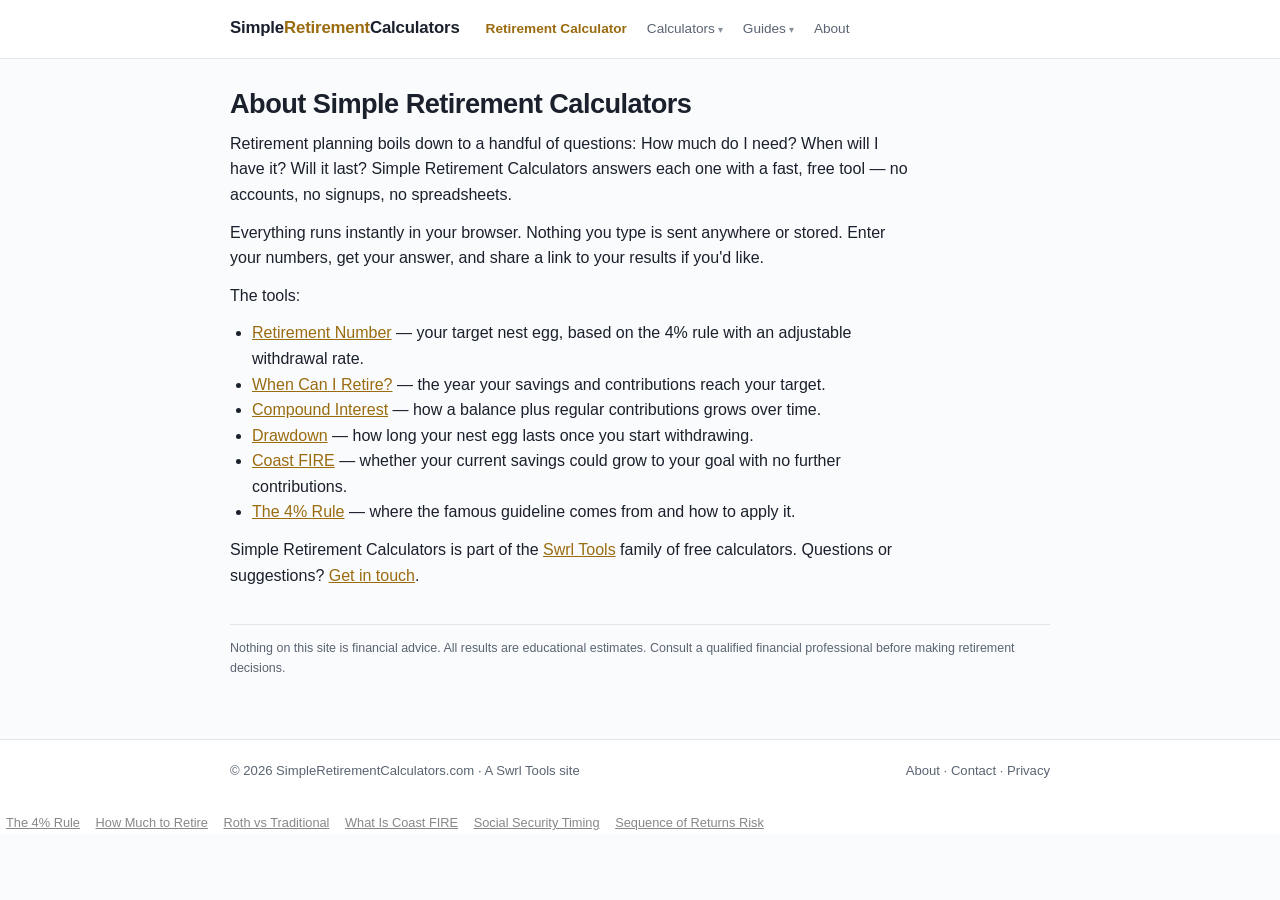
<file: about.html>
<!DOCTYPE html>
<html lang="en">
<head>
<meta charset="UTF-8">
<meta name="viewport" content="width=device-width, initial-scale=1">
<title>About | Simple Retirement Calculators</title>
<meta name="description" content="About Simple Retirement Calculators - free, no-signup tools for figuring out how much you need to retire and when you'll get there.">
<link rel="canonical" href="https://simpleretirementcalculators.com/about">
<link rel="icon" type="image/png" href="/favicon.png">
<link rel="stylesheet" href="styles.css">
<script async src="https://pagead2.googlesyndication.com/pagead/js/adsbygoogle.js?client=ca-pub-7138011475350254"
     crossorigin="anonymous"></script>
<style>
nav { display: flex; align-items: center; gap: 4px; flex-wrap: wrap; }
nav > a { color: var(--muted); text-decoration: none; font-size: 0.85rem; padding: 4px 8px; border-radius: 6px; }
nav > a:hover, nav > a.active { color: var(--accent); }
nav > a.cta { color: var(--accent); font-weight: 600; }
nav > a.cta:hover { background: var(--accent-light); }
.dropdown { position: relative; }
.dropdown-btn { color: var(--muted); font-size: 0.85rem; padding: 4px 8px; border-radius: 6px; cursor: pointer; background: none; border: none; font-family: inherit; display: flex; align-items: center; gap: 3px; white-space: nowrap; }
.dropdown-btn:hover { color: var(--accent); }
.dropdown-btn::after { content: '▾'; font-size: 0.65rem; opacity: 0.7; }
.dropdown-menu { display: none; position: absolute; top: calc(100% + 4px); left: 0; background: var(--card); border: 1px solid var(--border); border-radius: 10px; box-shadow: 0 4px 20px rgba(0,0,0,0.1); min-width: 220px; z-index: 200; padding: 6px; }
.dropdown-menu a { display: block; padding: 8px 12px; color: var(--text); text-decoration: none; font-size: 0.84rem; border-radius: 6px; white-space: nowrap; }
.dropdown-menu a:hover { background: var(--accent-light); color: var(--accent); }
@media (max-width: 620px) {
  .dropdown-menu { position: static; box-shadow: none; border: none; padding-left: 8px; margin-top: 4px; }
}</style>
</head>
<body>
<header>
  <div class="header-inner">
    <a class="site-name" href="/">Simple<span>Retirement</span>Calculators</a>
    <nav>
      <a href="/" class="cta">Retirement Calculator</a>
      <div class="dropdown">
        <button class="dropdown-btn">Calculators</button>
        <div class="dropdown-menu">
          <a href="/">Retirement Number</a>
          <a href="/when-can-i-retire">When Can I Retire?</a>
          <a href="/retirement-drawdown-calculator">Drawdown Calculator</a>
          <a href="/coast-fire-calculator">Coast FIRE Calculator</a>
          <a href="/compound-interest-calculator">Compound Interest</a>
        </div>
      </div>
      <div class="dropdown">
        <button class="dropdown-btn">Guides</button>
        <div class="dropdown-menu">
          <a href="/what-is-the-4-percent-rule">The 4% Rule Explained</a>
          <a href="/how-much-to-retire">How Much Do You Need to Retire?</a>
          <a href="/roth-vs-traditional">Roth vs Traditional</a>
          <a href="/what-is-coast-fire">What Is Coast FIRE?</a>
          <a href="/when-to-claim-social-security">When to Claim Social Security</a>
          <a href="/sequence-of-returns-risk">Sequence of Returns Risk</a>
          <a href="/four-percent-rule">4% Rule Calculator</a>
        </div>
      </div>
      <a href="/about">About</a>
    </nav>
  </div>
</header>
<main>
  <h1>About Simple Retirement Calculators</h1>
  <div class="explain">
  <p>Retirement planning boils down to a handful of questions: How much do I need? When will I have it? Will it last? Simple Retirement Calculators answers each one with a fast, free tool — no accounts, no signups, no spreadsheets.</p>
  <p>Everything runs instantly in your browser. Nothing you type is sent anywhere or stored. Enter your numbers, get your answer, and share a link to your results if you'd like.</p>
  <p>The tools:</p>
  <ul>
    <li><a href="/">Retirement Number</a> — your target nest egg, based on the 4% rule with an adjustable withdrawal rate.</li>
    <li><a href="when-can-i-retire">When Can I Retire?</a> — the year your savings and contributions reach your target.</li>
    <li><a href="compound-interest-calculator">Compound Interest</a> — how a balance plus regular contributions grows over time.</li>
    <li><a href="retirement-drawdown-calculator">Drawdown</a> — how long your nest egg lasts once you start withdrawing.</li>
    <li><a href="coast-fire-calculator">Coast FIRE</a> — whether your current savings could grow to your goal with no further contributions.</li>
    <li><a href="four-percent-rule">The 4% Rule</a> — where the famous guideline comes from and how to apply it.</li>
  </ul>
  <p>Simple Retirement Calculators is part of the <a href="https://swrltools.com">Swrl Tools</a> family of free calculators. Questions or suggestions? <a href="contact">Get in touch</a>.</p>
  </div>
  <p class="disclaimer">Nothing on this site is financial advice. All results are educational estimates. Consult a qualified financial professional before making retirement decisions.</p>
</main>
<footer>
  <div class="footer-inner">
    <div>&copy; 2026 SimpleRetirementCalculators.com &middot; A <a href="https://swrltools.com">Swrl Tools</a> site</div>
    <div><a href="/about">About</a> &middot; <a href="/contact">Contact</a> &middot; <a href="/privacy-policy">Privacy</a></div>
  </div>
  <div style="margin-top:12px;font-size:0.8rem;color:#888">
    <a href="/what-is-the-4-percent-rule" style="color:#888;margin:0 6px">The 4% Rule</a>
    <a href="/how-much-to-retire" style="color:#888;margin:0 6px">How Much to Retire</a>
    <a href="/roth-vs-traditional" style="color:#888;margin:0 6px">Roth vs Traditional</a>
    <a href="/what-is-coast-fire" style="color:#888;margin:0 6px">What Is Coast FIRE</a>
    <a href="/when-to-claim-social-security" style="color:#888;margin:0 6px">Social Security Timing</a>
    <a href="/sequence-of-returns-risk" style="color:#888;margin:0 6px">Sequence of Returns Risk</a>
  </div>
</footer>
<script>
document.addEventListener('DOMContentLoaded', function() {
  function closeAll() {
    document.querySelectorAll('.dropdown-menu').forEach(function(m) {
      m.style.display = '';
    });
  }
  document.querySelectorAll('.dropdown-btn').forEach(function(btn) {
    btn.addEventListener('click', function(e) {
      e.stopPropagation();
      var menu = this.nextElementSibling;
      var isOpen = menu.style.display === 'block';
      closeAll();
      if (!isOpen) { menu.style.display = 'block'; }
    });
  });
  document.addEventListener('click', closeAll);
  document.addEventListener('touchstart', function(e) {
    if (!e.target.closest('.dropdown')) { closeAll(); }
  }, { passive: true });
});
</script>
</body>
</html>
</file>
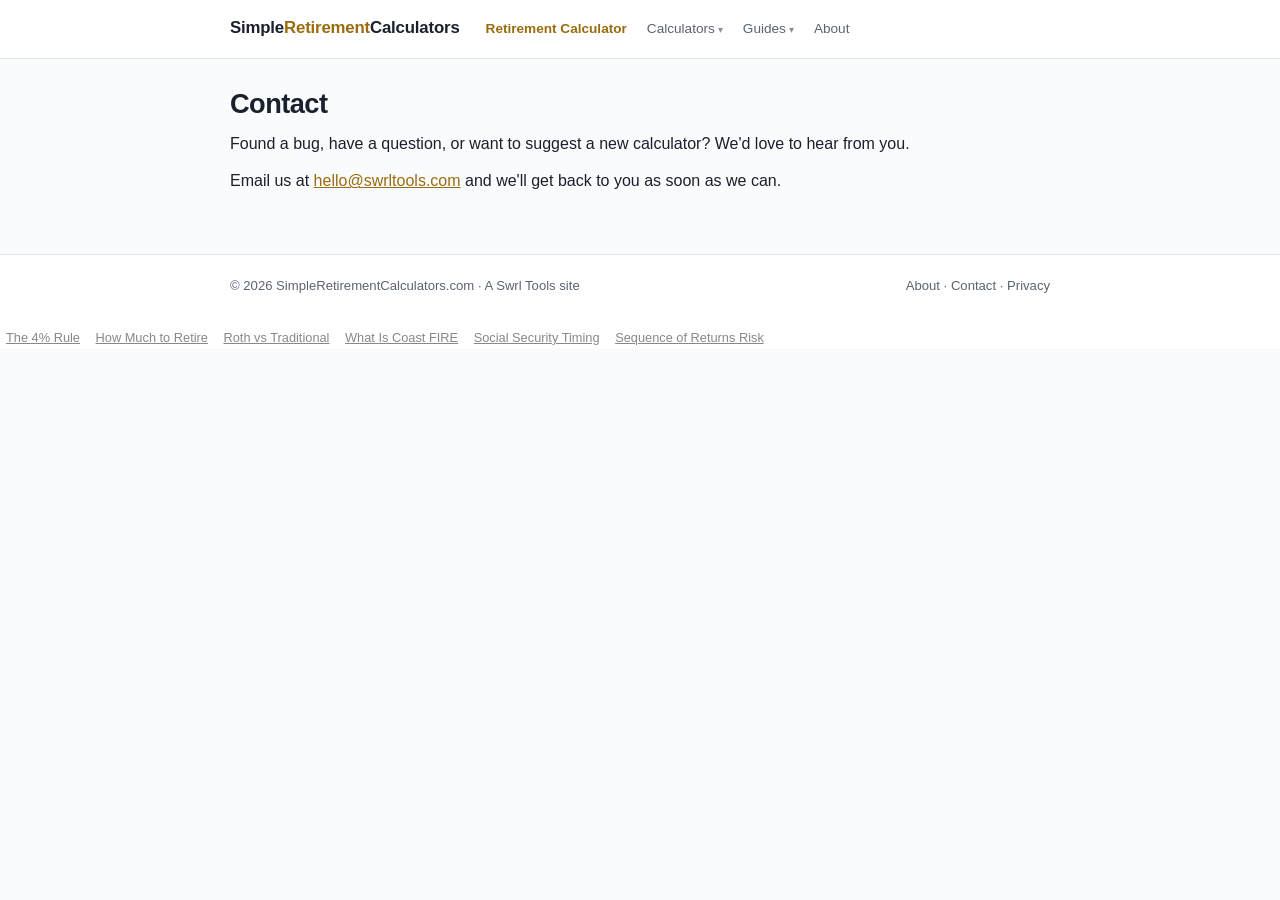
<file: contact.html>
<!DOCTYPE html>
<html lang="en">
<head>
<meta charset="UTF-8">
<meta name="viewport" content="width=device-width, initial-scale=1">
<title>Contact | Simple Retirement Calculators</title>
<meta name="description" content="Contact Simple Retirement Calculators with questions, corrections, or tool suggestions.">
<link rel="canonical" href="https://simpleretirementcalculators.com/contact">
<link rel="icon" type="image/png" href="/favicon.png">
<link rel="stylesheet" href="styles.css">
<script async src="https://pagead2.googlesyndication.com/pagead/js/adsbygoogle.js?client=ca-pub-7138011475350254"
     crossorigin="anonymous"></script>
<style>
nav { display: flex; align-items: center; gap: 4px; flex-wrap: wrap; }
nav > a { color: var(--muted); text-decoration: none; font-size: 0.85rem; padding: 4px 8px; border-radius: 6px; }
nav > a:hover, nav > a.active { color: var(--accent); }
nav > a.cta { color: var(--accent); font-weight: 600; }
nav > a.cta:hover { background: var(--accent-light); }
.dropdown { position: relative; }
.dropdown-btn { color: var(--muted); font-size: 0.85rem; padding: 4px 8px; border-radius: 6px; cursor: pointer; background: none; border: none; font-family: inherit; display: flex; align-items: center; gap: 3px; white-space: nowrap; }
.dropdown-btn:hover { color: var(--accent); }
.dropdown-btn::after { content: '▾'; font-size: 0.65rem; opacity: 0.7; }
.dropdown-menu { display: none; position: absolute; top: calc(100% + 4px); left: 0; background: var(--card); border: 1px solid var(--border); border-radius: 10px; box-shadow: 0 4px 20px rgba(0,0,0,0.1); min-width: 220px; z-index: 200; padding: 6px; }
.dropdown-menu a { display: block; padding: 8px 12px; color: var(--text); text-decoration: none; font-size: 0.84rem; border-radius: 6px; white-space: nowrap; }
.dropdown-menu a:hover { background: var(--accent-light); color: var(--accent); }
@media (max-width: 620px) {
  .dropdown-menu { position: static; box-shadow: none; border: none; padding-left: 8px; margin-top: 4px; }
}</style>
</head>
<body>
<header>
  <div class="header-inner">
    <a class="site-name" href="/">Simple<span>Retirement</span>Calculators</a>
    <nav>
      <a href="/" class="cta">Retirement Calculator</a>
      <div class="dropdown">
        <button class="dropdown-btn">Calculators</button>
        <div class="dropdown-menu">
          <a href="/">Retirement Number</a>
          <a href="/when-can-i-retire">When Can I Retire?</a>
          <a href="/retirement-drawdown-calculator">Drawdown Calculator</a>
          <a href="/coast-fire-calculator">Coast FIRE Calculator</a>
          <a href="/compound-interest-calculator">Compound Interest</a>
        </div>
      </div>
      <div class="dropdown">
        <button class="dropdown-btn">Guides</button>
        <div class="dropdown-menu">
          <a href="/what-is-the-4-percent-rule">The 4% Rule Explained</a>
          <a href="/how-much-to-retire">How Much Do You Need to Retire?</a>
          <a href="/roth-vs-traditional">Roth vs Traditional</a>
          <a href="/what-is-coast-fire">What Is Coast FIRE?</a>
          <a href="/when-to-claim-social-security">When to Claim Social Security</a>
          <a href="/sequence-of-returns-risk">Sequence of Returns Risk</a>
          <a href="/four-percent-rule">4% Rule Calculator</a>
        </div>
      </div>
      <a href="/about">About</a>
    </nav>
  </div>
</header>
<main>
  <h1>Contact</h1>
  <div class="explain">
  <p>Found a bug, have a question, or want to suggest a new calculator? We'd love to hear from you.</p>
  <p>Email us at <a href="mailto:hello@swrltools.com">hello@swrltools.com</a> and we'll get back to you as soon as we can.</p>
  </div>
</main>
<footer>
  <div class="footer-inner">
    <div>&copy; 2026 SimpleRetirementCalculators.com &middot; A <a href="https://swrltools.com">Swrl Tools</a> site</div>
    <div><a href="/about">About</a> &middot; <a href="/contact">Contact</a> &middot; <a href="/privacy-policy">Privacy</a></div>
  </div>
  <div style="margin-top:12px;font-size:0.8rem;color:#888">
    <a href="/what-is-the-4-percent-rule" style="color:#888;margin:0 6px">The 4% Rule</a>
    <a href="/how-much-to-retire" style="color:#888;margin:0 6px">How Much to Retire</a>
    <a href="/roth-vs-traditional" style="color:#888;margin:0 6px">Roth vs Traditional</a>
    <a href="/what-is-coast-fire" style="color:#888;margin:0 6px">What Is Coast FIRE</a>
    <a href="/when-to-claim-social-security" style="color:#888;margin:0 6px">Social Security Timing</a>
    <a href="/sequence-of-returns-risk" style="color:#888;margin:0 6px">Sequence of Returns Risk</a>
  </div>
</footer>
<script>
document.addEventListener('DOMContentLoaded', function() {
  function closeAll() {
    document.querySelectorAll('.dropdown-menu').forEach(function(m) {
      m.style.display = '';
    });
  }
  document.querySelectorAll('.dropdown-btn').forEach(function(btn) {
    btn.addEventListener('click', function(e) {
      e.stopPropagation();
      var menu = this.nextElementSibling;
      var isOpen = menu.style.display === 'block';
      closeAll();
      if (!isOpen) { menu.style.display = 'block'; }
    });
  });
  document.addEventListener('click', closeAll);
  document.addEventListener('touchstart', function(e) {
    if (!e.target.closest('.dropdown')) { closeAll(); }
  }, { passive: true });
});
</script>
</body>
</html>
</file>
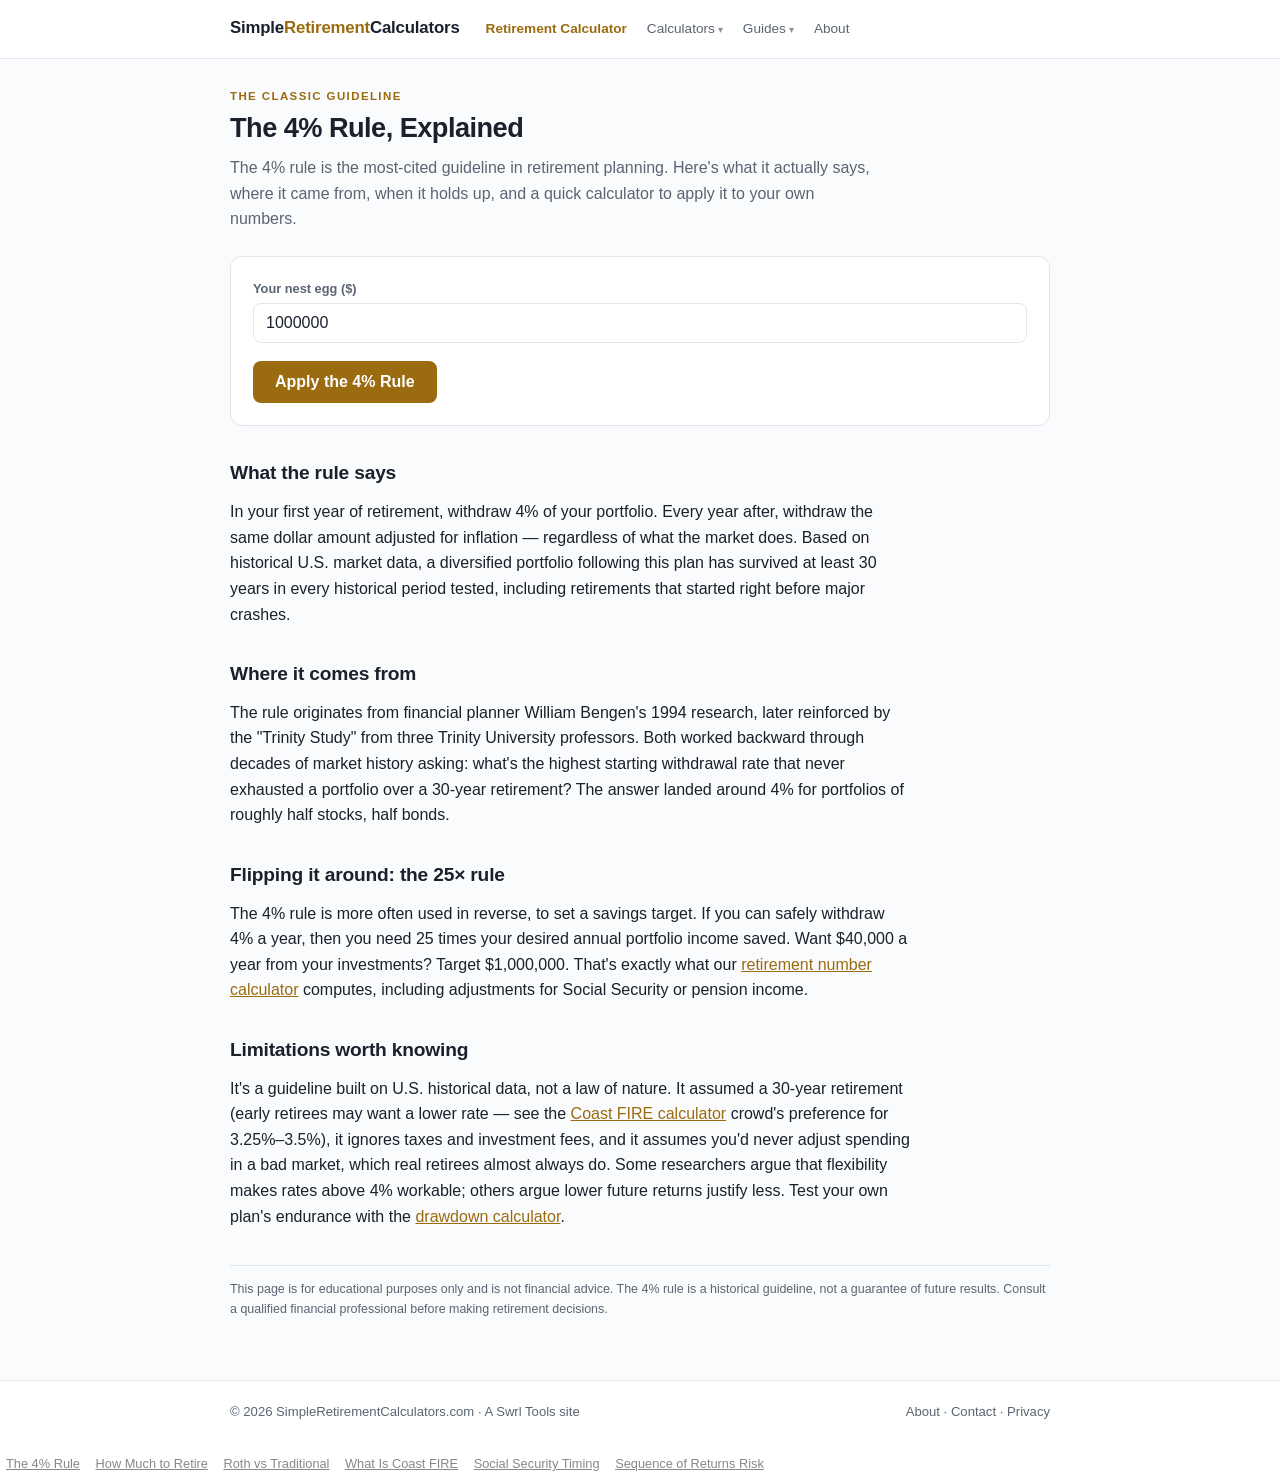
<file: four-percent-rule.html>
<!DOCTYPE html>
<html lang="en">
<head>
<meta charset="UTF-8">
<meta name="viewport" content="width=device-width, initial-scale=1">
<title>The 4% Rule Explained (With Calculator) | Simple Retirement Calculators</title>
<meta name="description" content="What is the 4% rule for retirement? Plain-English explanation of where it comes from, when it works, its limitations, and a quick calculator to apply it to your numbers.">
<link rel="canonical" href="https://simpleretirementcalculators.com/four-percent-rule">
<link rel="icon" type="image/png" href="/favicon.png">
<link rel="stylesheet" href="styles.css">
<script async src="https://pagead2.googlesyndication.com/pagead/js/adsbygoogle.js?client=ca-pub-7138011475350254"
     crossorigin="anonymous"></script>
<style>
nav { display: flex; align-items: center; gap: 4px; flex-wrap: wrap; }
nav > a { color: var(--muted); text-decoration: none; font-size: 0.85rem; padding: 4px 8px; border-radius: 6px; }
nav > a:hover, nav > a.active { color: var(--accent); }
nav > a.cta { color: var(--accent); font-weight: 600; }
nav > a.cta:hover { background: var(--accent-light); }
.dropdown { position: relative; }
.dropdown-btn { color: var(--muted); font-size: 0.85rem; padding: 4px 8px; border-radius: 6px; cursor: pointer; background: none; border: none; font-family: inherit; display: flex; align-items: center; gap: 3px; white-space: nowrap; }
.dropdown-btn:hover { color: var(--accent); }
.dropdown-btn::after { content: '▾'; font-size: 0.65rem; opacity: 0.7; }
.dropdown-menu { display: none; position: absolute; top: calc(100% + 4px); left: 0; background: var(--card); border: 1px solid var(--border); border-radius: 10px; box-shadow: 0 4px 20px rgba(0,0,0,0.1); min-width: 220px; z-index: 200; padding: 6px; }
.dropdown-menu a { display: block; padding: 8px 12px; color: var(--text); text-decoration: none; font-size: 0.84rem; border-radius: 6px; white-space: nowrap; }
.dropdown-menu a:hover { background: var(--accent-light); color: var(--accent); }
@media (max-width: 620px) {
  .dropdown-menu { position: static; box-shadow: none; border: none; padding-left: 8px; margin-top: 4px; }
}</style>
</head>
<body>
<header>
  <div class="header-inner">
    <a class="site-name" href="/">Simple<span>Retirement</span>Calculators</a>
    <nav>
      <a href="/" class="cta">Retirement Calculator</a>
      <div class="dropdown">
        <button class="dropdown-btn">Calculators</button>
        <div class="dropdown-menu">
          <a href="/">Retirement Number</a>
          <a href="/when-can-i-retire">When Can I Retire?</a>
          <a href="/retirement-drawdown-calculator">Drawdown Calculator</a>
          <a href="/coast-fire-calculator">Coast FIRE Calculator</a>
          <a href="/compound-interest-calculator">Compound Interest</a>
        </div>
      </div>
      <div class="dropdown">
        <button class="dropdown-btn">Guides</button>
        <div class="dropdown-menu">
          <a href="/what-is-the-4-percent-rule">The 4% Rule Explained</a>
          <a href="/how-much-to-retire">How Much Do You Need to Retire?</a>
          <a href="/roth-vs-traditional">Roth vs Traditional</a>
          <a href="/what-is-coast-fire">What Is Coast FIRE?</a>
          <a href="/when-to-claim-social-security">When to Claim Social Security</a>
          <a href="/sequence-of-returns-risk">Sequence of Returns Risk</a>
          <a href="/four-percent-rule">4% Rule Calculator</a>
        </div>
      </div>
      <a href="/about">About</a>
    </nav>
  </div>
</header>
<main>
  <div class="eyebrow">The Classic Guideline</div>
  <h1>The 4% Rule, Explained</h1>
  <p class="intro">The 4% rule is the most-cited guideline in retirement planning. Here's what it actually says, where it came from, when it holds up, and a quick calculator to apply it to your own numbers.</p>

  <div class="card">
    <div class="grid">
      <div><label for="nest">Your nest egg ($)</label><input type="number" id="nest" value="1000000" min="0" step="10000"></div>
    </div>
    <button class="primary" onclick="calc()">Apply the 4% Rule</button>
    <div class="results" id="results" style="margin-top:18px">
      <div class="stat-row" style="margin-bottom:0">
        <div class="stat"><div class="label">Year-one withdrawal (4%)</div><div class="value" id="annual"></div></div>
        <div class="stat"><div class="label">Monthly income</div><div class="value" id="monthly"></div></div>
        <div class="stat"><div class="label">Conservative (3.5%)</div><div class="value" id="cons"></div></div>
      </div>
      <div class="share-row" style="margin-top:14px">
        <button class="ghost" onclick="copyLink()">Copy link to these results</button>
        <span class="share-msg" id="shareMsg">Link copied</span>
      </div>
    </div>
  </div>

  <section class="explain">
    <h2>What the rule says</h2>
    <p>In your first year of retirement, withdraw 4% of your portfolio. Every year after, withdraw the same dollar amount adjusted for inflation — regardless of what the market does. Based on historical U.S. market data, a diversified portfolio following this plan has survived at least 30 years in every historical period tested, including retirements that started right before major crashes.</p>
    <h2>Where it comes from</h2>
    <p>The rule originates from financial planner William Bengen's 1994 research, later reinforced by the "Trinity Study" from three Trinity University professors. Both worked backward through decades of market history asking: what's the highest starting withdrawal rate that never exhausted a portfolio over a 30-year retirement? The answer landed around 4% for portfolios of roughly half stocks, half bonds.</p>
    <h2>Flipping it around: the 25&times; rule</h2>
    <p>The 4% rule is more often used in reverse, to set a savings target. If you can safely withdraw 4% a year, then you need 25 times your desired annual portfolio income saved. Want $40,000 a year from your investments? Target $1,000,000. That's exactly what our <a href="/">retirement number calculator</a> computes, including adjustments for Social Security or pension income.</p>
    <h2>Limitations worth knowing</h2>
    <p>It's a guideline built on U.S. historical data, not a law of nature. It assumed a 30-year retirement (early retirees may want a lower rate — see the <a href="coast-fire-calculator">Coast FIRE calculator</a> crowd's preference for 3.25%&ndash;3.5%), it ignores taxes and investment fees, and it assumes you'd never adjust spending in a bad market, which real retirees almost always do. Some researchers argue that flexibility makes rates above 4% workable; others argue lower future returns justify less. Test your own plan's endurance with the <a href="retirement-drawdown-calculator">drawdown calculator</a>.</p>
  </section>

  <p class="disclaimer">This page is for educational purposes only and is not financial advice. The 4% rule is a historical guideline, not a guarantee of future results. Consult a qualified financial professional before making retirement decisions.</p>
</main>
<footer>
  <div class="footer-inner">
    <div>&copy; 2026 SimpleRetirementCalculators.com &middot; A <a href="https://swrltools.com">Swrl Tools</a> site</div>
    <div><a href="/about">About</a> &middot; <a href="/contact">Contact</a> &middot; <a href="/privacy-policy">Privacy</a></div>
  </div>
  <div style="margin-top:12px;font-size:0.8rem;color:#888">
    <a href="/what-is-the-4-percent-rule" style="color:#888;margin:0 6px">The 4% Rule</a>
    <a href="/how-much-to-retire" style="color:#888;margin:0 6px">How Much to Retire</a>
    <a href="/roth-vs-traditional" style="color:#888;margin:0 6px">Roth vs Traditional</a>
    <a href="/what-is-coast-fire" style="color:#888;margin:0 6px">What Is Coast FIRE</a>
    <a href="/when-to-claim-social-security" style="color:#888;margin:0 6px">Social Security Timing</a>
    <a href="/sequence-of-returns-risk" style="color:#888;margin:0 6px">Sequence of Returns Risk</a>
  </div>
</footer>
<script>
const $=id=>document.getElementById(id);
const fmt=n=>'$'+Math.round(n).toLocaleString();
function calc(pushUrl=true){
  const nest=+$('nest').value;
  $('annual').textContent=fmt(nest*0.04);
  $('monthly').textContent=fmt(nest*0.04/12);
  $('cons').textContent=fmt(nest*0.035);
  $('results').classList.add('show');
  if(pushUrl)history.replaceState(null,'','?n='+nest);
}
function copyLink(){
  navigator.clipboard.writeText(location.href).then(()=>{
    $('shareMsg').style.display='inline';
    setTimeout(()=>$('shareMsg').style.display='none',2000);
  });
}
(function(){
  const q=new URLSearchParams(location.search);
  if(q.has('n')){$('nest').value=q.get('n');calc(false);}
})();
</script>
<script>
document.addEventListener('DOMContentLoaded', function() {
  function closeAll() {
    document.querySelectorAll('.dropdown-menu').forEach(function(m) {
      m.style.display = '';
    });
  }
  document.querySelectorAll('.dropdown-btn').forEach(function(btn) {
    btn.addEventListener('click', function(e) {
      e.stopPropagation();
      var menu = this.nextElementSibling;
      var isOpen = menu.style.display === 'block';
      closeAll();
      if (!isOpen) { menu.style.display = 'block'; }
    });
  });
  document.addEventListener('click', closeAll);
  document.addEventListener('touchstart', function(e) {
    if (!e.target.closest('.dropdown')) { closeAll(); }
  }, { passive: true });
});
</script>
</body>
</html>
</file>
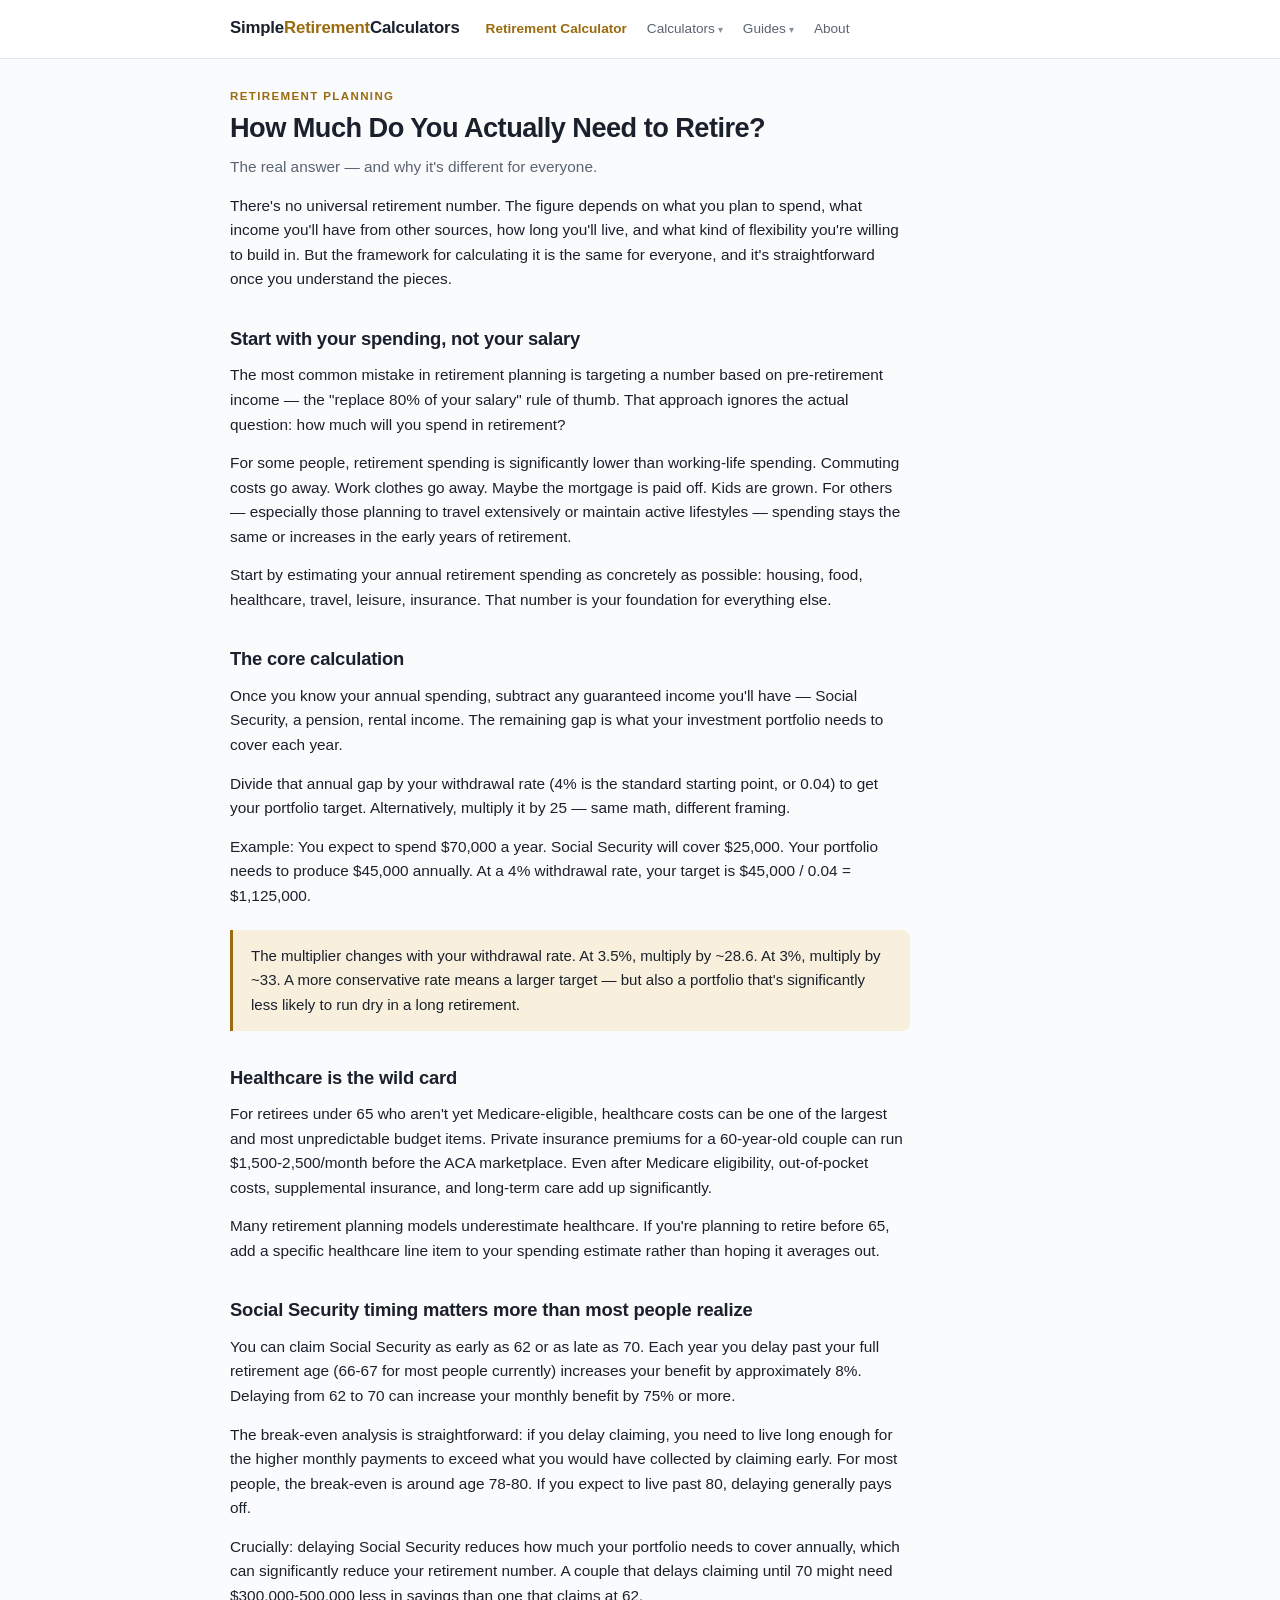
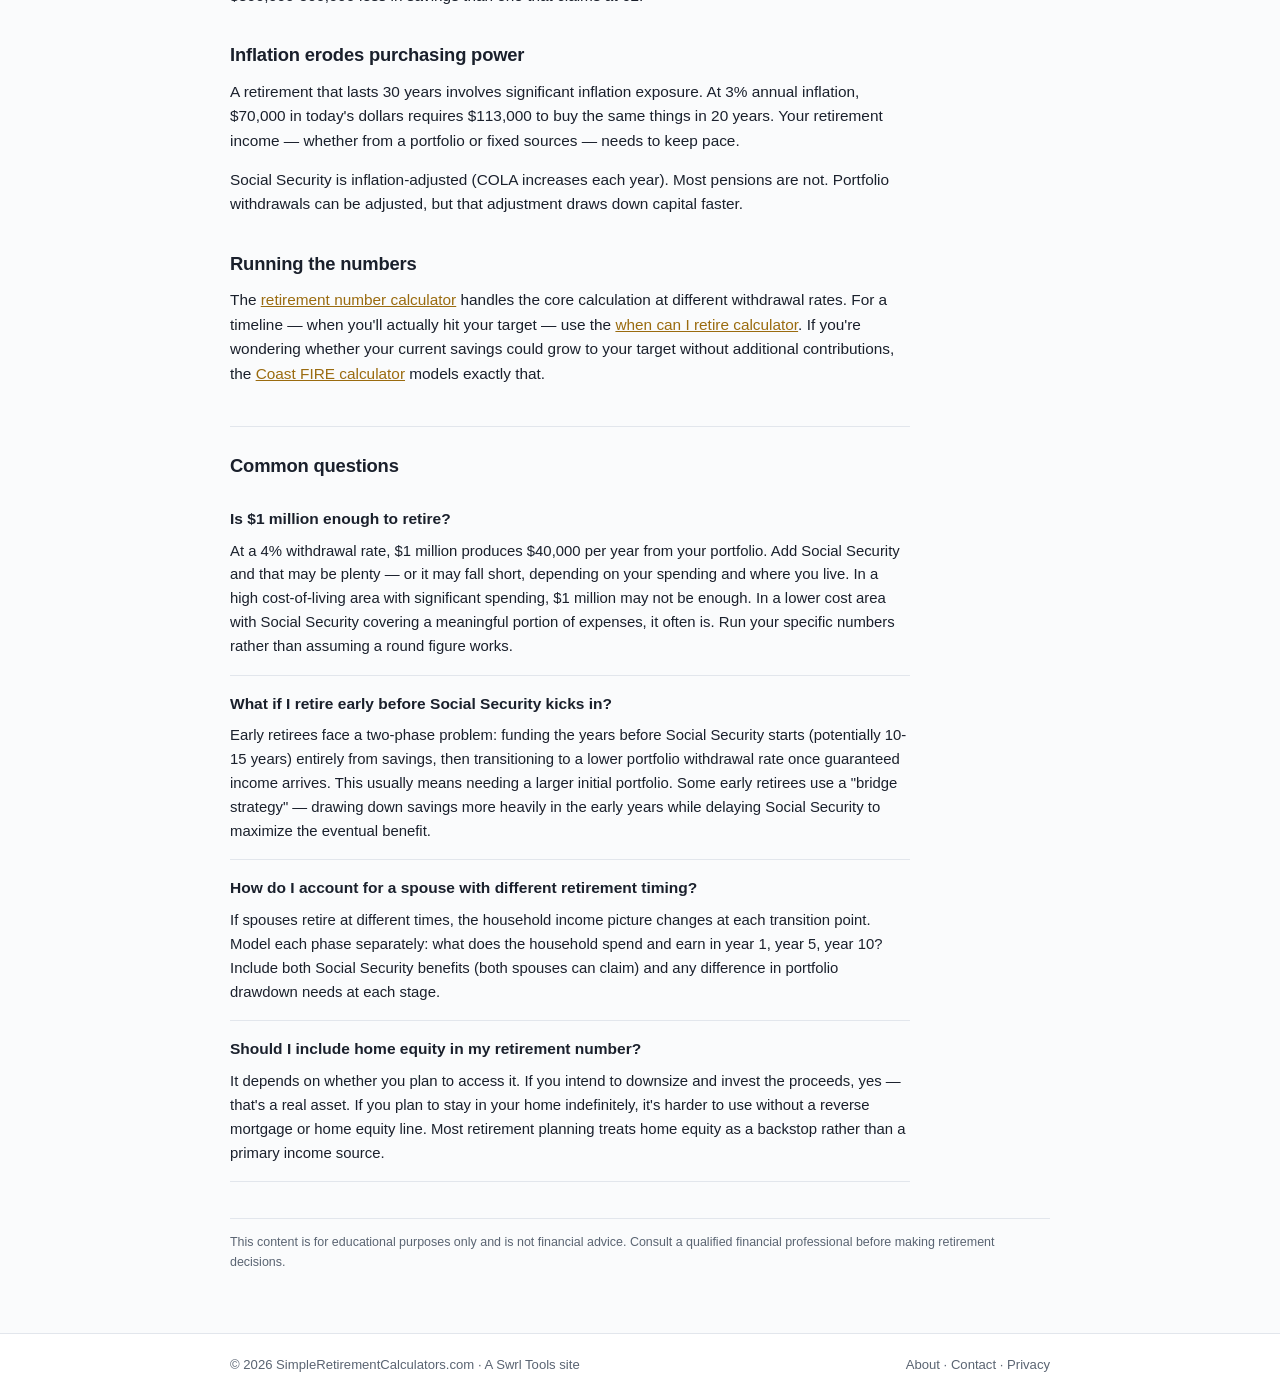
<file: how-much-to-retire.html>
<!DOCTYPE html>
<html lang="en">
<head>
<meta charset="UTF-8">
<meta name="viewport" content="width=device-width, initial-scale=1">
<title>How Much Do You Actually Need to Retire? - Simple Retirement Calculators</title>
<meta name="description" content="How to calculate your real retirement number: annual spending, Social Security, withdrawal rates, healthcare costs, and the variables that make the biggest difference.">
<link rel="canonical" href="https://simpleretirementcalculators.com/how-much-to-retire">
<link rel="icon" type="image/png" href="/favicon.png">
<link rel="stylesheet" href="/styles.css">
<script async src="https://pagead2.googlesyndication.com/pagead/js/adsbygoogle.js?client=ca-pub-7138011475350254" crossorigin="anonymous"></script>
<style>
  .article-wrap{max-width:680px}
  .article-wrap h2{font-size:1.15rem;margin:32px 0 10px}
  .article-wrap h3{font-size:1rem;margin:22px 0 6px;font-weight:700}
  .article-wrap p{margin-bottom:14px;font-size:.96rem}
  .article-wrap ul,.article-wrap ol{margin:0 0 14px 22px;font-size:.96rem}
  .article-wrap li{margin-bottom:8px}
  .callout{background:var(--accent-light);border-left:3px solid var(--accent);border-radius:0 8px 8px 0;padding:14px 18px;margin:22px 0;font-size:.94rem}
  .faq-section{border-top:1px solid var(--border);margin-top:40px;padding-top:8px}
  .faq-section h2{margin-top:16px}
  .faq-item{border-bottom:1px solid var(--border);padding:16px 0}
  .faq-item h3{margin:0 0 8px;font-size:.97rem;font-weight:700}
  .faq-item p{margin:0;font-size:.93rem}
</style>
<style>
nav { display: flex; align-items: center; gap: 4px; flex-wrap: wrap; }
nav > a { color: var(--muted); text-decoration: none; font-size: 0.85rem; padding: 4px 8px; border-radius: 6px; }
nav > a:hover, nav > a.active { color: var(--accent); }
nav > a.cta { color: var(--accent); font-weight: 600; }
nav > a.cta:hover { background: var(--accent-light); }
.dropdown { position: relative; }
.dropdown-btn { color: var(--muted); font-size: 0.85rem; padding: 4px 8px; border-radius: 6px; cursor: pointer; background: none; border: none; font-family: inherit; display: flex; align-items: center; gap: 3px; white-space: nowrap; }
.dropdown-btn:hover { color: var(--accent); }
.dropdown-btn::after { content: '▾'; font-size: 0.65rem; opacity: 0.7; }
.dropdown-menu { display: none; position: absolute; top: calc(100% + 4px); left: 0; background: var(--card); border: 1px solid var(--border); border-radius: 10px; box-shadow: 0 4px 20px rgba(0,0,0,0.1); min-width: 220px; z-index: 200; padding: 6px; }
.dropdown-menu a { display: block; padding: 8px 12px; color: var(--text); text-decoration: none; font-size: 0.84rem; border-radius: 6px; white-space: nowrap; }
.dropdown-menu a:hover { background: var(--accent-light); color: var(--accent); }
@media (max-width: 620px) {
  .dropdown-menu { position: static; box-shadow: none; border: none; padding-left: 8px; margin-top: 4px; }
}</style>
</head>
<body>
<header>
  <div class="header-inner">
    <a class="site-name" href="/">Simple<span>Retirement</span>Calculators</a>
    <nav>
      <a href="/" class="cta">Retirement Calculator</a>
      <div class="dropdown">
        <button class="dropdown-btn">Calculators</button>
        <div class="dropdown-menu">
          <a href="/">Retirement Number</a>
          <a href="/when-can-i-retire">When Can I Retire?</a>
          <a href="/retirement-drawdown-calculator">Drawdown Calculator</a>
          <a href="/coast-fire-calculator">Coast FIRE Calculator</a>
          <a href="/compound-interest-calculator">Compound Interest</a>
        </div>
      </div>
      <div class="dropdown">
        <button class="dropdown-btn">Guides</button>
        <div class="dropdown-menu">
          <a href="/what-is-the-4-percent-rule">The 4% Rule Explained</a>
          <a href="/how-much-to-retire">How Much Do You Need to Retire?</a>
          <a href="/roth-vs-traditional">Roth vs Traditional</a>
          <a href="/what-is-coast-fire">What Is Coast FIRE?</a>
          <a href="/when-to-claim-social-security">When to Claim Social Security</a>
          <a href="/sequence-of-returns-risk">Sequence of Returns Risk</a>
          <a href="/four-percent-rule">4% Rule Calculator</a>
        </div>
      </div>
      <a href="/about">About</a>
    </nav>
  </div>
</header>
<main>
<div class="article-wrap">
<div class="eyebrow">Retirement Planning</div>
<h1>How Much Do You Actually Need to Retire?</h1>
<p class="intro">The real answer — and why it's different for everyone.</p>

<p>There's no universal retirement number. The figure depends on what you plan to spend, what income you'll have from other sources, how long you'll live, and what kind of flexibility you're willing to build in. But the framework for calculating it is the same for everyone, and it's straightforward once you understand the pieces.</p>

<h2>Start with your spending, not your salary</h2>

<p>The most common mistake in retirement planning is targeting a number based on pre-retirement income — the "replace 80% of your salary" rule of thumb. That approach ignores the actual question: how much will you spend in retirement?</p>

<p>For some people, retirement spending is significantly lower than working-life spending. Commuting costs go away. Work clothes go away. Maybe the mortgage is paid off. Kids are grown. For others — especially those planning to travel extensively or maintain active lifestyles — spending stays the same or increases in the early years of retirement.</p>

<p>Start by estimating your annual retirement spending as concretely as possible: housing, food, healthcare, travel, leisure, insurance. That number is your foundation for everything else.</p>

<h2>The core calculation</h2>

<p>Once you know your annual spending, subtract any guaranteed income you'll have — Social Security, a pension, rental income. The remaining gap is what your investment portfolio needs to cover each year.</p>

<p>Divide that annual gap by your withdrawal rate (4% is the standard starting point, or 0.04) to get your portfolio target. Alternatively, multiply it by 25 — same math, different framing.</p>

<p>Example: You expect to spend $70,000 a year. Social Security will cover $25,000. Your portfolio needs to produce $45,000 annually. At a 4% withdrawal rate, your target is $45,000 / 0.04 = $1,125,000.</p>

<div class="callout">The multiplier changes with your withdrawal rate. At 3.5%, multiply by ~28.6. At 3%, multiply by ~33. A more conservative rate means a larger target — but also a portfolio that's significantly less likely to run dry in a long retirement.</div>

<h2>Healthcare is the wild card</h2>

<p>For retirees under 65 who aren't yet Medicare-eligible, healthcare costs can be one of the largest and most unpredictable budget items. Private insurance premiums for a 60-year-old couple can run $1,500-2,500/month before the ACA marketplace. Even after Medicare eligibility, out-of-pocket costs, supplemental insurance, and long-term care add up significantly.</p>

<p>Many retirement planning models underestimate healthcare. If you're planning to retire before 65, add a specific healthcare line item to your spending estimate rather than hoping it averages out.</p>

<h2>Social Security timing matters more than most people realize</h2>

<p>You can claim Social Security as early as 62 or as late as 70. Each year you delay past your full retirement age (66-67 for most people currently) increases your benefit by approximately 8%. Delaying from 62 to 70 can increase your monthly benefit by 75% or more.</p>

<p>The break-even analysis is straightforward: if you delay claiming, you need to live long enough for the higher monthly payments to exceed what you would have collected by claiming early. For most people, the break-even is around age 78-80. If you expect to live past 80, delaying generally pays off.</p>

<p>Crucially: delaying Social Security reduces how much your portfolio needs to cover annually, which can significantly reduce your retirement number. A couple that delays claiming until 70 might need $300,000-500,000 less in savings than one that claims at 62.</p>

<h2>Inflation erodes purchasing power</h2>

<p>A retirement that lasts 30 years involves significant inflation exposure. At 3% annual inflation, $70,000 in today's dollars requires $113,000 to buy the same things in 20 years. Your retirement income — whether from a portfolio or fixed sources — needs to keep pace.</p>

<p>Social Security is inflation-adjusted (COLA increases each year). Most pensions are not. Portfolio withdrawals can be adjusted, but that adjustment draws down capital faster.</p>

<h2>Running the numbers</h2>

<p>The <a href="/">retirement number calculator</a> handles the core calculation at different withdrawal rates. For a timeline — when you'll actually hit your target — use the <a href="/when-can-i-retire">when can I retire calculator</a>. If you're wondering whether your current savings could grow to your target without additional contributions, the <a href="/coast-fire-calculator">Coast FIRE calculator</a> models exactly that.</p>

<div class="faq-section">
<h2>Common questions</h2>
<div class="faq-item">
  <h3>Is $1 million enough to retire?</h3>
  <p>At a 4% withdrawal rate, $1 million produces $40,000 per year from your portfolio. Add Social Security and that may be plenty — or it may fall short, depending on your spending and where you live. In a high cost-of-living area with significant spending, $1 million may not be enough. In a lower cost area with Social Security covering a meaningful portion of expenses, it often is. Run your specific numbers rather than assuming a round figure works.</p>
</div>
<div class="faq-item">
  <h3>What if I retire early before Social Security kicks in?</h3>
  <p>Early retirees face a two-phase problem: funding the years before Social Security starts (potentially 10-15 years) entirely from savings, then transitioning to a lower portfolio withdrawal rate once guaranteed income arrives. This usually means needing a larger initial portfolio. Some early retirees use a "bridge strategy" — drawing down savings more heavily in the early years while delaying Social Security to maximize the eventual benefit.</p>
</div>
<div class="faq-item">
  <h3>How do I account for a spouse with different retirement timing?</h3>
  <p>If spouses retire at different times, the household income picture changes at each transition point. Model each phase separately: what does the household spend and earn in year 1, year 5, year 10? Include both Social Security benefits (both spouses can claim) and any difference in portfolio drawdown needs at each stage.</p>
</div>
<div class="faq-item">
  <h3>Should I include home equity in my retirement number?</h3>
  <p>It depends on whether you plan to access it. If you intend to downsize and invest the proceeds, yes — that's a real asset. If you plan to stay in your home indefinitely, it's harder to use without a reverse mortgage or home equity line. Most retirement planning treats home equity as a backstop rather than a primary income source.</p>
</div>
</div>
</div>
<p class="disclaimer">This content is for educational purposes only and is not financial advice. Consult a qualified financial professional before making retirement decisions.</p>
</main>
<footer>
  <div class="footer-inner">
    <div>&copy; 2026 SimpleRetirementCalculators.com &middot; A <a href="https://swrltools.com">Swrl Tools</a> site</div>
    <div><a href="/about">About</a> &middot; <a href="/contact">Contact</a> &middot; <a href="/privacy-policy">Privacy</a></div>
  </div>
</footer>
<script>
document.addEventListener('DOMContentLoaded', function() {
  function closeAll() {
    document.querySelectorAll('.dropdown-menu').forEach(function(m) {
      m.style.display = '';
    });
  }
  document.querySelectorAll('.dropdown-btn').forEach(function(btn) {
    btn.addEventListener('click', function(e) {
      e.stopPropagation();
      var menu = this.nextElementSibling;
      var isOpen = menu.style.display === 'block';
      closeAll();
      if (!isOpen) { menu.style.display = 'block'; }
    });
  });
  document.addEventListener('click', closeAll);
  document.addEventListener('touchstart', function(e) {
    if (!e.target.closest('.dropdown')) { closeAll(); }
  }, { passive: true });
});
</script>
</body>
</html>
</file>
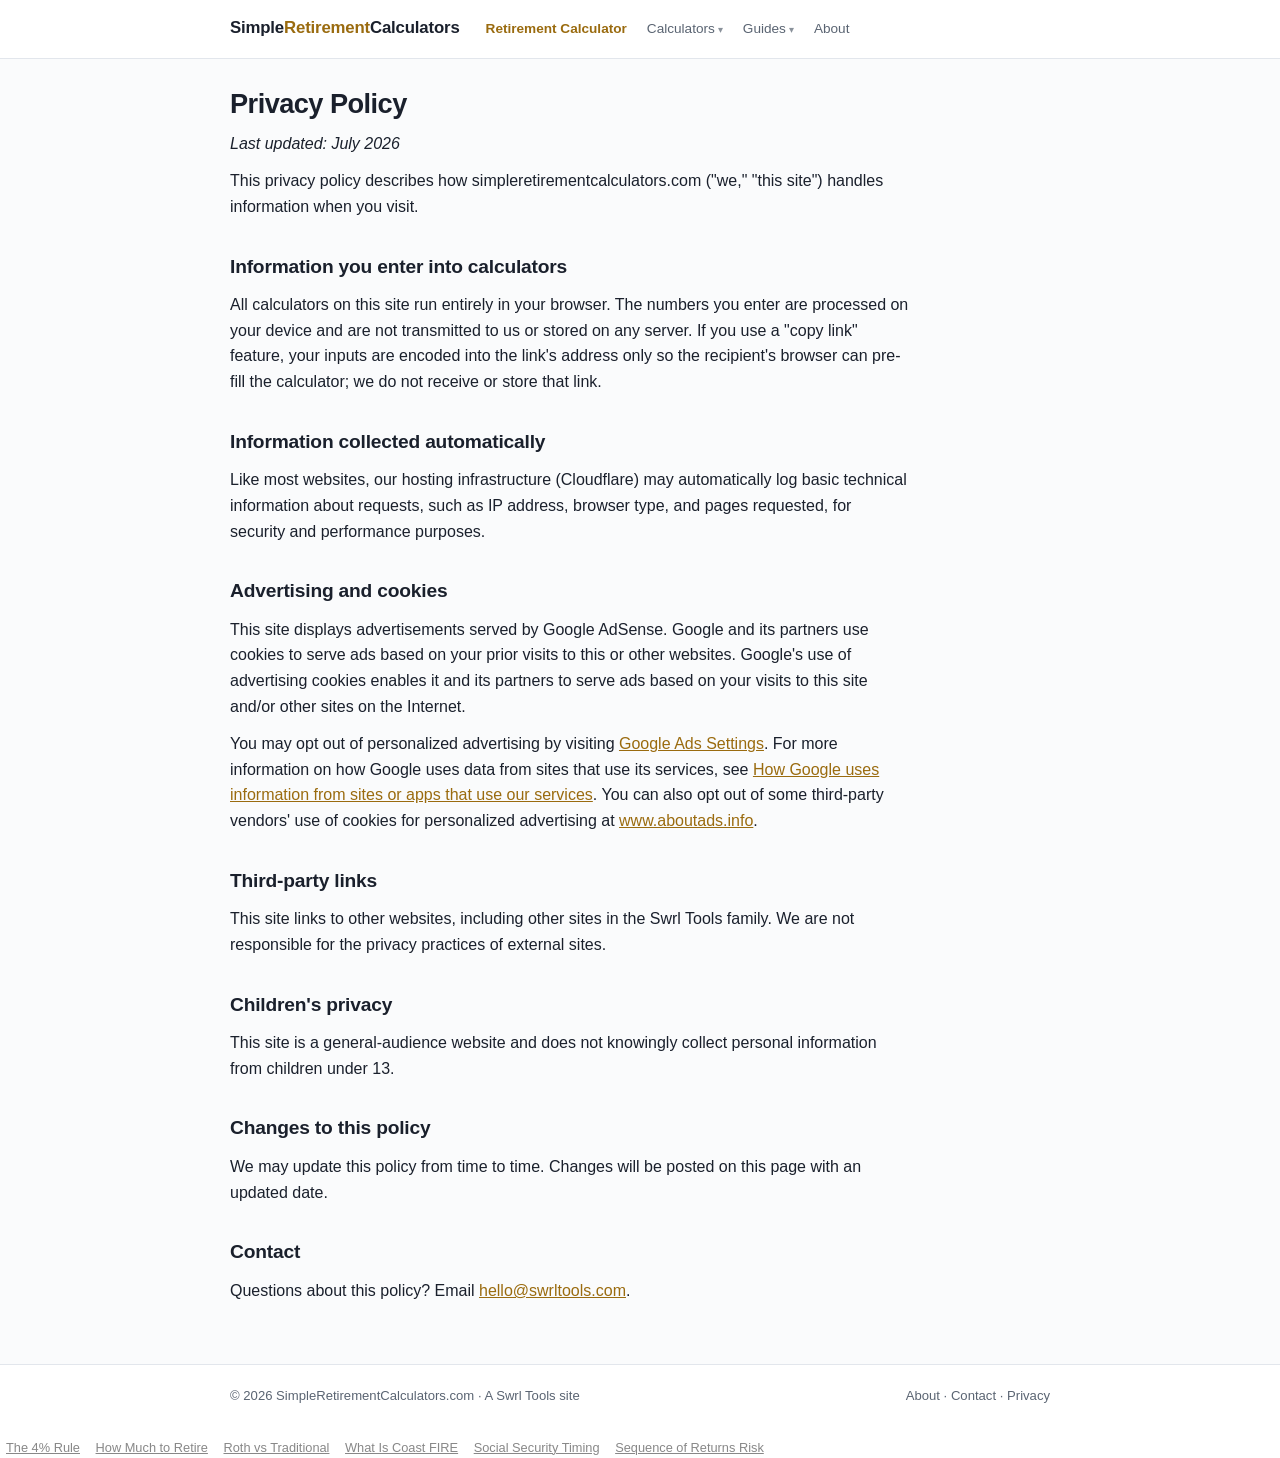
<file: privacy-policy.html>
<!DOCTYPE html>
<html lang="en">
<head>
<meta charset="UTF-8">
<meta name="viewport" content="width=device-width, initial-scale=1">
<title>Privacy Policy | Simple Retirement Calculators</title>
<meta name="description" content="Privacy policy for simpleretirementcalculators.com.">
<link rel="canonical" href="https://simpleretirementcalculators.com/privacy-policy">
<link rel="icon" type="image/png" href="/favicon.png">
<link rel="stylesheet" href="styles.css">
<script async src="https://pagead2.googlesyndication.com/pagead/js/adsbygoogle.js?client=ca-pub-7138011475350254"
     crossorigin="anonymous"></script>
<style>
nav { display: flex; align-items: center; gap: 4px; flex-wrap: wrap; }
nav > a { color: var(--muted); text-decoration: none; font-size: 0.85rem; padding: 4px 8px; border-radius: 6px; }
nav > a:hover, nav > a.active { color: var(--accent); }
nav > a.cta { color: var(--accent); font-weight: 600; }
nav > a.cta:hover { background: var(--accent-light); }
.dropdown { position: relative; }
.dropdown-btn { color: var(--muted); font-size: 0.85rem; padding: 4px 8px; border-radius: 6px; cursor: pointer; background: none; border: none; font-family: inherit; display: flex; align-items: center; gap: 3px; white-space: nowrap; }
.dropdown-btn:hover { color: var(--accent); }
.dropdown-btn::after { content: '▾'; font-size: 0.65rem; opacity: 0.7; }
.dropdown-menu { display: none; position: absolute; top: calc(100% + 4px); left: 0; background: var(--card); border: 1px solid var(--border); border-radius: 10px; box-shadow: 0 4px 20px rgba(0,0,0,0.1); min-width: 220px; z-index: 200; padding: 6px; }
.dropdown-menu a { display: block; padding: 8px 12px; color: var(--text); text-decoration: none; font-size: 0.84rem; border-radius: 6px; white-space: nowrap; }
.dropdown-menu a:hover { background: var(--accent-light); color: var(--accent); }
@media (max-width: 620px) {
  .dropdown-menu { position: static; box-shadow: none; border: none; padding-left: 8px; margin-top: 4px; }
}</style>
</head>
<body>
<header>
  <div class="header-inner">
    <a class="site-name" href="/">Simple<span>Retirement</span>Calculators</a>
    <nav>
      <a href="/" class="cta">Retirement Calculator</a>
      <div class="dropdown">
        <button class="dropdown-btn">Calculators</button>
        <div class="dropdown-menu">
          <a href="/">Retirement Number</a>
          <a href="/when-can-i-retire">When Can I Retire?</a>
          <a href="/retirement-drawdown-calculator">Drawdown Calculator</a>
          <a href="/coast-fire-calculator">Coast FIRE Calculator</a>
          <a href="/compound-interest-calculator">Compound Interest</a>
        </div>
      </div>
      <div class="dropdown">
        <button class="dropdown-btn">Guides</button>
        <div class="dropdown-menu">
          <a href="/what-is-the-4-percent-rule">The 4% Rule Explained</a>
          <a href="/how-much-to-retire">How Much Do You Need to Retire?</a>
          <a href="/roth-vs-traditional">Roth vs Traditional</a>
          <a href="/what-is-coast-fire">What Is Coast FIRE?</a>
          <a href="/when-to-claim-social-security">When to Claim Social Security</a>
          <a href="/sequence-of-returns-risk">Sequence of Returns Risk</a>
          <a href="/four-percent-rule">4% Rule Calculator</a>
        </div>
      </div>
      <a href="/about">About</a>
    </nav>
  </div>
</header>
<main>
  <h1>Privacy Policy</h1>
  <div class="explain">
  <p><em>Last updated: July 2026</em></p>
  <p>This privacy policy describes how simpleretirementcalculators.com ("we," "this site") handles information when you visit.</p>

  <h2>Information you enter into calculators</h2>
  <p>All calculators on this site run entirely in your browser. The numbers you enter are processed on your device and are not transmitted to us or stored on any server. If you use a "copy link" feature, your inputs are encoded into the link's address only so the recipient's browser can pre-fill the calculator; we do not receive or store that link.</p>

  <h2>Information collected automatically</h2>
  <p>Like most websites, our hosting infrastructure (Cloudflare) may automatically log basic technical information about requests, such as IP address, browser type, and pages requested, for security and performance purposes.</p>

  <h2>Advertising and cookies</h2>
  <p>This site displays advertisements served by Google AdSense. Google and its partners use cookies to serve ads based on your prior visits to this or other websites. Google's use of advertising cookies enables it and its partners to serve ads based on your visits to this site and/or other sites on the Internet.</p>
  <p>You may opt out of personalized advertising by visiting <a href="https://www.google.com/settings/ads" rel="nofollow">Google Ads Settings</a>. For more information on how Google uses data from sites that use its services, see <a href="https://policies.google.com/technologies/partner-sites" rel="nofollow">How Google uses information from sites or apps that use our services</a>. You can also opt out of some third-party vendors' use of cookies for personalized advertising at <a href="https://www.aboutads.info" rel="nofollow">www.aboutads.info</a>.</p>

  <h2>Third-party links</h2>
  <p>This site links to other websites, including other sites in the Swrl Tools family. We are not responsible for the privacy practices of external sites.</p>

  <h2>Children's privacy</h2>
  <p>This site is a general-audience website and does not knowingly collect personal information from children under 13.</p>

  <h2>Changes to this policy</h2>
  <p>We may update this policy from time to time. Changes will be posted on this page with an updated date.</p>

  <h2>Contact</h2>
  <p>Questions about this policy? Email <a href="mailto:hello@swrltools.com">hello@swrltools.com</a>.</p>
  </div>
</main>
<footer>
  <div class="footer-inner">
    <div>&copy; 2026 SimpleRetirementCalculators.com &middot; A <a href="https://swrltools.com">Swrl Tools</a> site</div>
    <div><a href="/about">About</a> &middot; <a href="/contact">Contact</a> &middot; <a href="/privacy-policy">Privacy</a></div>
  </div>
  <div style="margin-top:12px;font-size:0.8rem;color:#888">
    <a href="/what-is-the-4-percent-rule" style="color:#888;margin:0 6px">The 4% Rule</a>
    <a href="/how-much-to-retire" style="color:#888;margin:0 6px">How Much to Retire</a>
    <a href="/roth-vs-traditional" style="color:#888;margin:0 6px">Roth vs Traditional</a>
    <a href="/what-is-coast-fire" style="color:#888;margin:0 6px">What Is Coast FIRE</a>
    <a href="/when-to-claim-social-security" style="color:#888;margin:0 6px">Social Security Timing</a>
    <a href="/sequence-of-returns-risk" style="color:#888;margin:0 6px">Sequence of Returns Risk</a>
  </div>
</footer>
<script>
document.addEventListener('DOMContentLoaded', function() {
  function closeAll() {
    document.querySelectorAll('.dropdown-menu').forEach(function(m) {
      m.style.display = '';
    });
  }
  document.querySelectorAll('.dropdown-btn').forEach(function(btn) {
    btn.addEventListener('click', function(e) {
      e.stopPropagation();
      var menu = this.nextElementSibling;
      var isOpen = menu.style.display === 'block';
      closeAll();
      if (!isOpen) { menu.style.display = 'block'; }
    });
  });
  document.addEventListener('click', closeAll);
  document.addEventListener('touchstart', function(e) {
    if (!e.target.closest('.dropdown')) { closeAll(); }
  }, { passive: true });
});
</script>
</body>
</html>
</file>
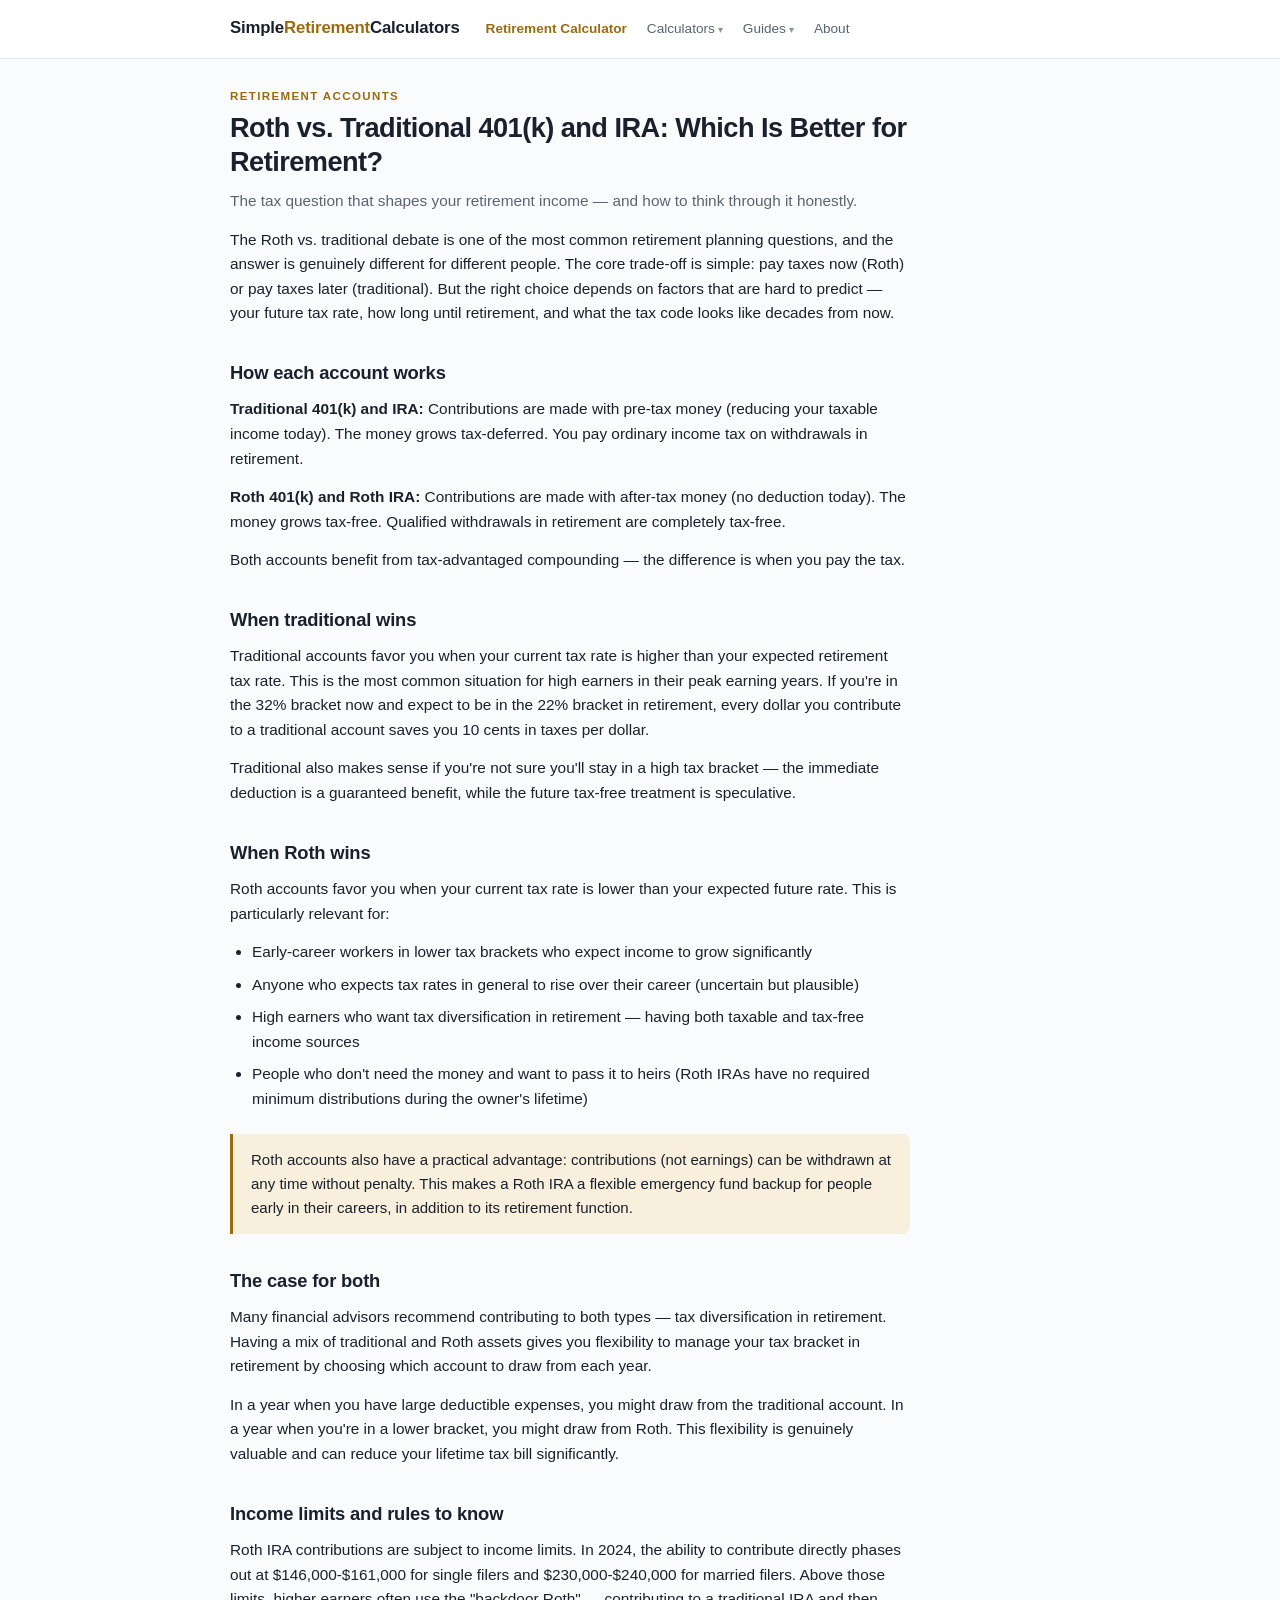
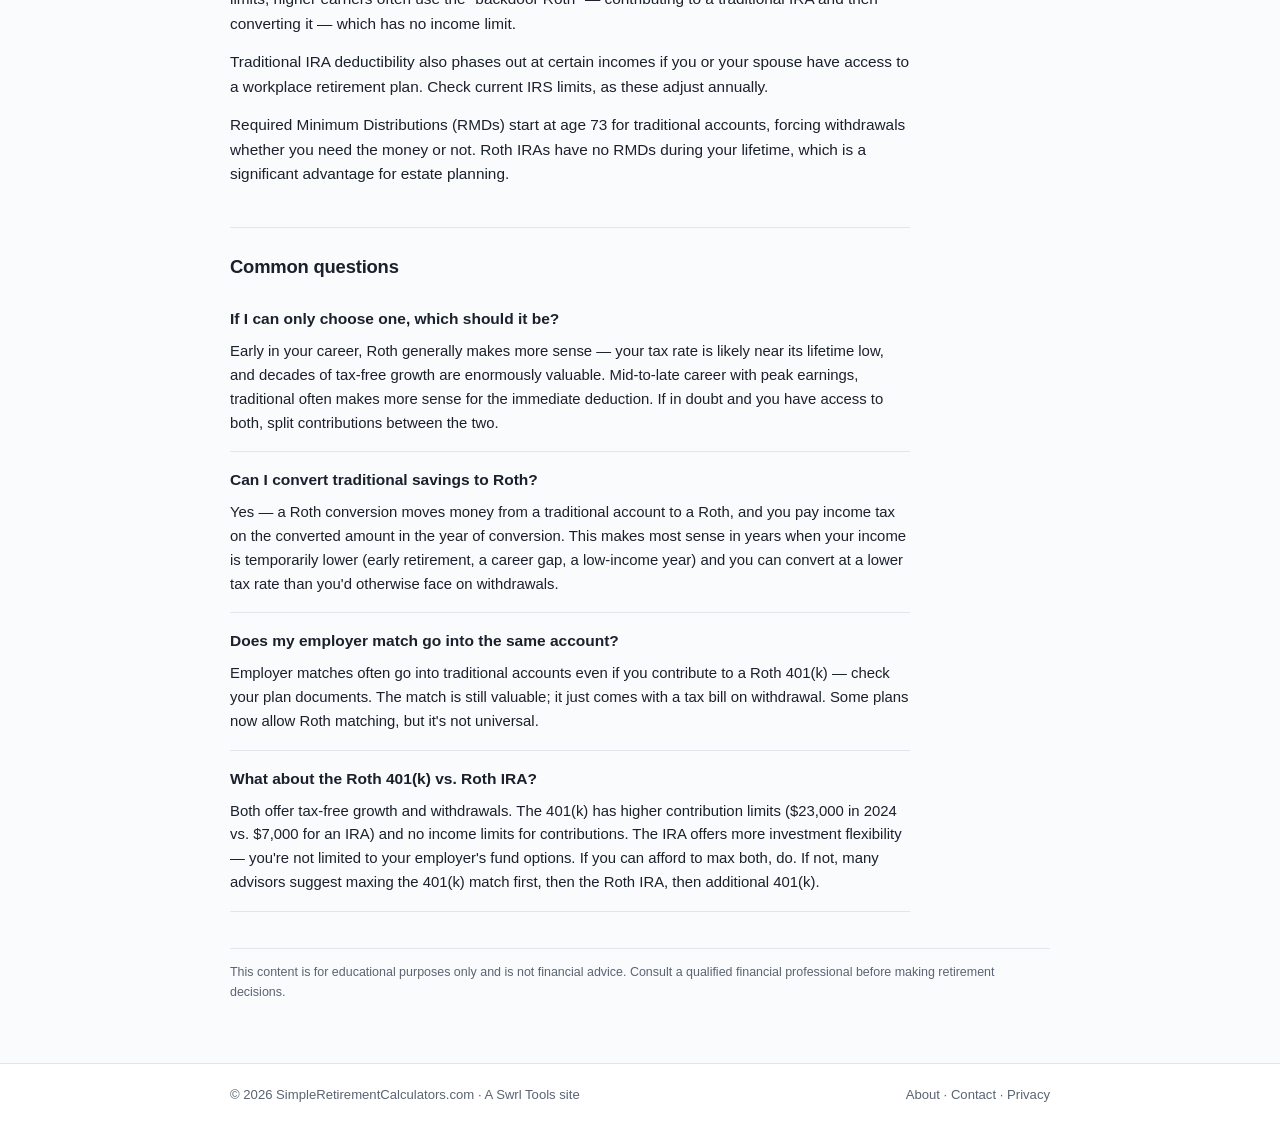
<file: roth-vs-traditional.html>
<!DOCTYPE html>
<html lang="en">
<head>
<meta charset="UTF-8">
<meta name="viewport" content="width=device-width, initial-scale=1">
<title>Roth vs. Traditional 401(k) and IRA: Which Is Better? - Simple Retirement Calculators</title>
<meta name="description" content="When to choose Roth vs traditional retirement accounts: the tax trade-off explained, when each type wins, and why many advisors recommend having both.">
<link rel="canonical" href="https://simpleretirementcalculators.com/roth-vs-traditional">
<link rel="icon" type="image/png" href="/favicon.png">
<link rel="stylesheet" href="/styles.css">
<script async src="https://pagead2.googlesyndication.com/pagead/js/adsbygoogle.js?client=ca-pub-7138011475350254" crossorigin="anonymous"></script>
<style>
  .article-wrap{max-width:680px}
  .article-wrap h2{font-size:1.15rem;margin:32px 0 10px}
  .article-wrap h3{font-size:1rem;margin:22px 0 6px;font-weight:700}
  .article-wrap p{margin-bottom:14px;font-size:.96rem}
  .article-wrap ul,.article-wrap ol{margin:0 0 14px 22px;font-size:.96rem}
  .article-wrap li{margin-bottom:8px}
  .callout{background:var(--accent-light);border-left:3px solid var(--accent);border-radius:0 8px 8px 0;padding:14px 18px;margin:22px 0;font-size:.94rem}
  .faq-section{border-top:1px solid var(--border);margin-top:40px;padding-top:8px}
  .faq-section h2{margin-top:16px}
  .faq-item{border-bottom:1px solid var(--border);padding:16px 0}
  .faq-item h3{margin:0 0 8px;font-size:.97rem;font-weight:700}
  .faq-item p{margin:0;font-size:.93rem}
</style>
<style>
nav { display: flex; align-items: center; gap: 4px; flex-wrap: wrap; }
nav > a { color: var(--muted); text-decoration: none; font-size: 0.85rem; padding: 4px 8px; border-radius: 6px; }
nav > a:hover, nav > a.active { color: var(--accent); }
nav > a.cta { color: var(--accent); font-weight: 600; }
nav > a.cta:hover { background: var(--accent-light); }
.dropdown { position: relative; }
.dropdown-btn { color: var(--muted); font-size: 0.85rem; padding: 4px 8px; border-radius: 6px; cursor: pointer; background: none; border: none; font-family: inherit; display: flex; align-items: center; gap: 3px; white-space: nowrap; }
.dropdown-btn:hover { color: var(--accent); }
.dropdown-btn::after { content: '▾'; font-size: 0.65rem; opacity: 0.7; }
.dropdown-menu { display: none; position: absolute; top: calc(100% + 4px); left: 0; background: var(--card); border: 1px solid var(--border); border-radius: 10px; box-shadow: 0 4px 20px rgba(0,0,0,0.1); min-width: 220px; z-index: 200; padding: 6px; }
.dropdown-menu a { display: block; padding: 8px 12px; color: var(--text); text-decoration: none; font-size: 0.84rem; border-radius: 6px; white-space: nowrap; }
.dropdown-menu a:hover { background: var(--accent-light); color: var(--accent); }
@media (max-width: 620px) {
  .dropdown-menu { position: static; box-shadow: none; border: none; padding-left: 8px; margin-top: 4px; }
}</style>
</head>
<body>
<header>
  <div class="header-inner">
    <a class="site-name" href="/">Simple<span>Retirement</span>Calculators</a>
    <nav>
      <a href="/" class="cta">Retirement Calculator</a>
      <div class="dropdown">
        <button class="dropdown-btn">Calculators</button>
        <div class="dropdown-menu">
          <a href="/">Retirement Number</a>
          <a href="/when-can-i-retire">When Can I Retire?</a>
          <a href="/retirement-drawdown-calculator">Drawdown Calculator</a>
          <a href="/coast-fire-calculator">Coast FIRE Calculator</a>
          <a href="/compound-interest-calculator">Compound Interest</a>
        </div>
      </div>
      <div class="dropdown">
        <button class="dropdown-btn">Guides</button>
        <div class="dropdown-menu">
          <a href="/what-is-the-4-percent-rule">The 4% Rule Explained</a>
          <a href="/how-much-to-retire">How Much Do You Need to Retire?</a>
          <a href="/roth-vs-traditional">Roth vs Traditional</a>
          <a href="/what-is-coast-fire">What Is Coast FIRE?</a>
          <a href="/when-to-claim-social-security">When to Claim Social Security</a>
          <a href="/sequence-of-returns-risk">Sequence of Returns Risk</a>
          <a href="/four-percent-rule">4% Rule Calculator</a>
        </div>
      </div>
      <a href="/about">About</a>
    </nav>
  </div>
</header>
<main>
<div class="article-wrap">
<div class="eyebrow">Retirement Accounts</div>
<h1>Roth vs. Traditional 401(k) and IRA: Which Is Better for Retirement?</h1>
<p class="intro">The tax question that shapes your retirement income — and how to think through it honestly.</p>

<p>The Roth vs. traditional debate is one of the most common retirement planning questions, and the answer is genuinely different for different people. The core trade-off is simple: pay taxes now (Roth) or pay taxes later (traditional). But the right choice depends on factors that are hard to predict — your future tax rate, how long until retirement, and what the tax code looks like decades from now.</p>

<h2>How each account works</h2>

<p><strong>Traditional 401(k) and IRA:</strong> Contributions are made with pre-tax money (reducing your taxable income today). The money grows tax-deferred. You pay ordinary income tax on withdrawals in retirement.</p>

<p><strong>Roth 401(k) and Roth IRA:</strong> Contributions are made with after-tax money (no deduction today). The money grows tax-free. Qualified withdrawals in retirement are completely tax-free.</p>

<p>Both accounts benefit from tax-advantaged compounding — the difference is when you pay the tax.</p>

<h2>When traditional wins</h2>

<p>Traditional accounts favor you when your current tax rate is higher than your expected retirement tax rate. This is the most common situation for high earners in their peak earning years. If you're in the 32% bracket now and expect to be in the 22% bracket in retirement, every dollar you contribute to a traditional account saves you 10 cents in taxes per dollar.</p>

<p>Traditional also makes sense if you're not sure you'll stay in a high tax bracket — the immediate deduction is a guaranteed benefit, while the future tax-free treatment is speculative.</p>

<h2>When Roth wins</h2>

<p>Roth accounts favor you when your current tax rate is lower than your expected future rate. This is particularly relevant for:</p>

<ul>
  <li>Early-career workers in lower tax brackets who expect income to grow significantly</li>
  <li>Anyone who expects tax rates in general to rise over their career (uncertain but plausible)</li>
  <li>High earners who want tax diversification in retirement — having both taxable and tax-free income sources</li>
  <li>People who don't need the money and want to pass it to heirs (Roth IRAs have no required minimum distributions during the owner's lifetime)</li>
</ul>

<div class="callout">Roth accounts also have a practical advantage: contributions (not earnings) can be withdrawn at any time without penalty. This makes a Roth IRA a flexible emergency fund backup for people early in their careers, in addition to its retirement function.</div>

<h2>The case for both</h2>

<p>Many financial advisors recommend contributing to both types — tax diversification in retirement. Having a mix of traditional and Roth assets gives you flexibility to manage your tax bracket in retirement by choosing which account to draw from each year.</p>

<p>In a year when you have large deductible expenses, you might draw from the traditional account. In a year when you're in a lower bracket, you might draw from Roth. This flexibility is genuinely valuable and can reduce your lifetime tax bill significantly.</p>

<h2>Income limits and rules to know</h2>

<p>Roth IRA contributions are subject to income limits. In 2024, the ability to contribute directly phases out at $146,000-$161,000 for single filers and $230,000-$240,000 for married filers. Above those limits, higher earners often use the "backdoor Roth" — contributing to a traditional IRA and then converting it — which has no income limit.</p>

<p>Traditional IRA deductibility also phases out at certain incomes if you or your spouse have access to a workplace retirement plan. Check current IRS limits, as these adjust annually.</p>

<p>Required Minimum Distributions (RMDs) start at age 73 for traditional accounts, forcing withdrawals whether you need the money or not. Roth IRAs have no RMDs during your lifetime, which is a significant advantage for estate planning.</p>

<div class="faq-section">
<h2>Common questions</h2>
<div class="faq-item">
  <h3>If I can only choose one, which should it be?</h3>
  <p>Early in your career, Roth generally makes more sense — your tax rate is likely near its lifetime low, and decades of tax-free growth are enormously valuable. Mid-to-late career with peak earnings, traditional often makes more sense for the immediate deduction. If in doubt and you have access to both, split contributions between the two.</p>
</div>
<div class="faq-item">
  <h3>Can I convert traditional savings to Roth?</h3>
  <p>Yes — a Roth conversion moves money from a traditional account to a Roth, and you pay income tax on the converted amount in the year of conversion. This makes most sense in years when your income is temporarily lower (early retirement, a career gap, a low-income year) and you can convert at a lower tax rate than you'd otherwise face on withdrawals.</p>
</div>
<div class="faq-item">
  <h3>Does my employer match go into the same account?</h3>
  <p>Employer matches often go into traditional accounts even if you contribute to a Roth 401(k) — check your plan documents. The match is still valuable; it just comes with a tax bill on withdrawal. Some plans now allow Roth matching, but it's not universal.</p>
</div>
<div class="faq-item">
  <h3>What about the Roth 401(k) vs. Roth IRA?</h3>
  <p>Both offer tax-free growth and withdrawals. The 401(k) has higher contribution limits ($23,000 in 2024 vs. $7,000 for an IRA) and no income limits for contributions. The IRA offers more investment flexibility — you're not limited to your employer's fund options. If you can afford to max both, do. If not, many advisors suggest maxing the 401(k) match first, then the Roth IRA, then additional 401(k).</p>
</div>
</div>
</div>
<p class="disclaimer">This content is for educational purposes only and is not financial advice. Consult a qualified financial professional before making retirement decisions.</p>
</main>
<footer>
  <div class="footer-inner">
    <div>&copy; 2026 SimpleRetirementCalculators.com &middot; A <a href="https://swrltools.com">Swrl Tools</a> site</div>
    <div><a href="/about">About</a> &middot; <a href="/contact">Contact</a> &middot; <a href="/privacy-policy">Privacy</a></div>
  </div>
</footer>
<script>
document.addEventListener('DOMContentLoaded', function() {
  function closeAll() {
    document.querySelectorAll('.dropdown-menu').forEach(function(m) {
      m.style.display = '';
    });
  }
  document.querySelectorAll('.dropdown-btn').forEach(function(btn) {
    btn.addEventListener('click', function(e) {
      e.stopPropagation();
      var menu = this.nextElementSibling;
      var isOpen = menu.style.display === 'block';
      closeAll();
      if (!isOpen) { menu.style.display = 'block'; }
    });
  });
  document.addEventListener('click', closeAll);
  document.addEventListener('touchstart', function(e) {
    if (!e.target.closest('.dropdown')) { closeAll(); }
  }, { passive: true });
});
</script>
</body>
</html>
</file>
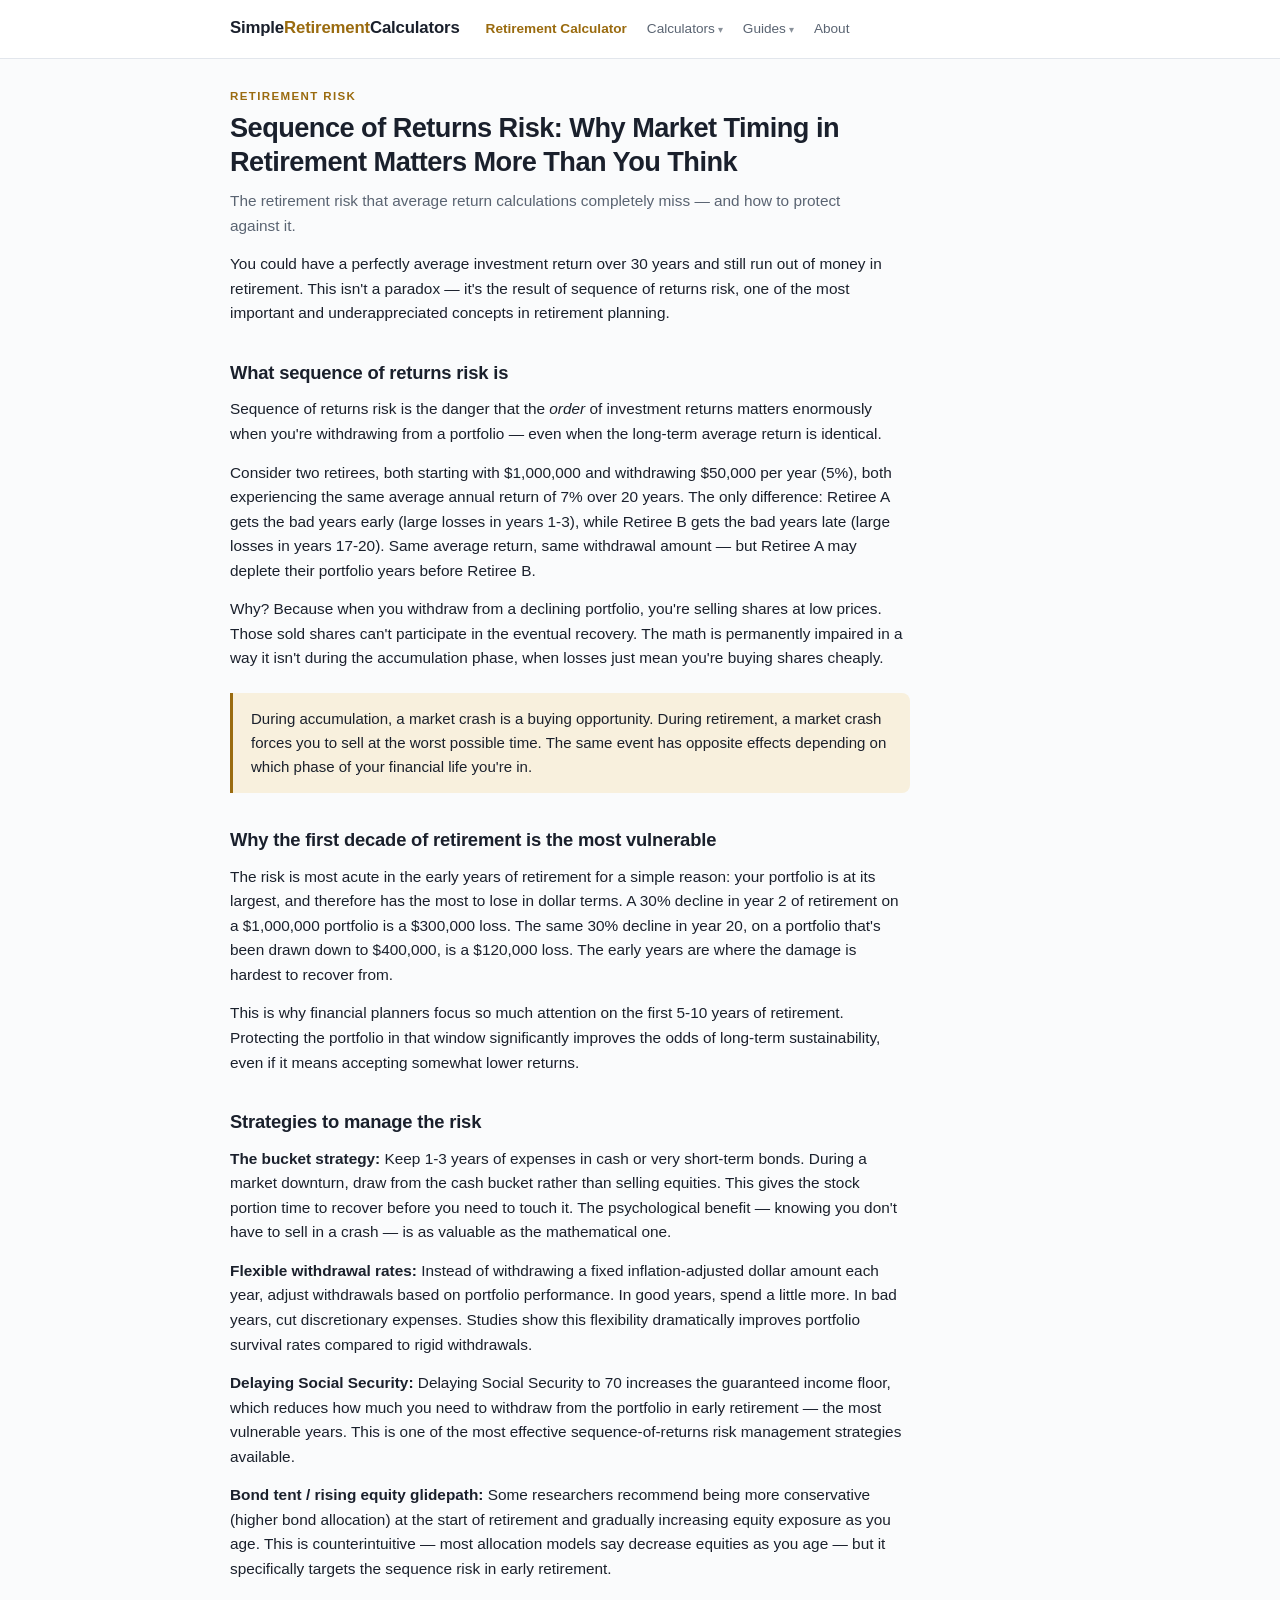
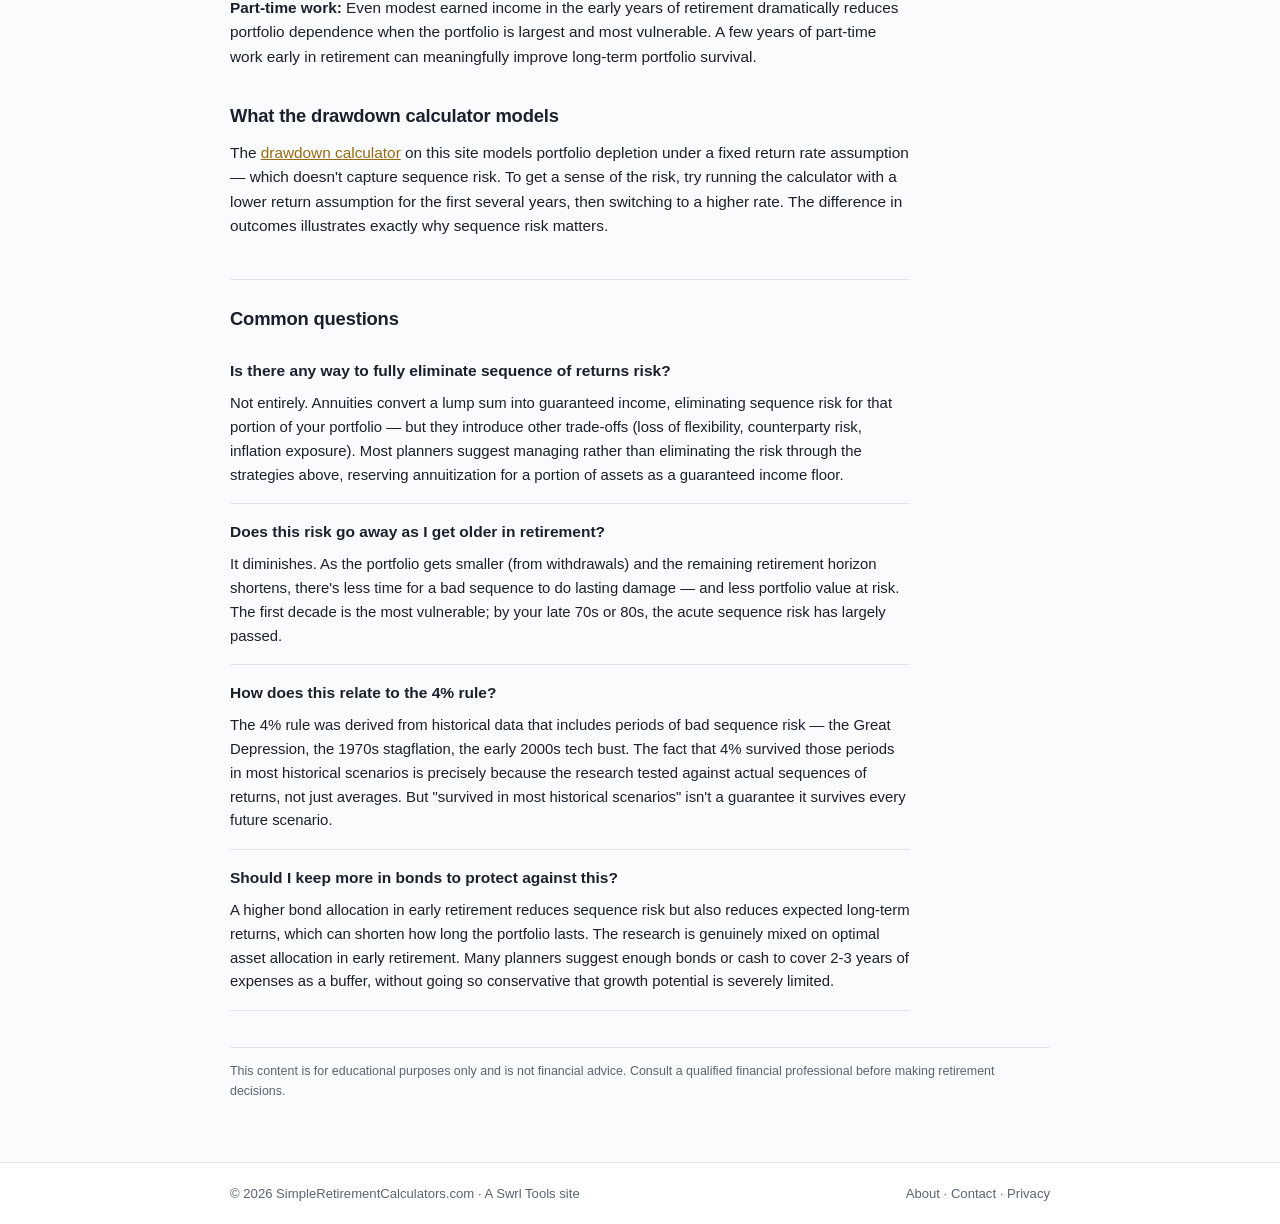
<file: sequence-of-returns-risk.html>
<!DOCTYPE html>
<html lang="en">
<head>
<meta charset="UTF-8">
<meta name="viewport" content="width=device-width, initial-scale=1">
<title>Sequence of Returns Risk: Why Market Timing in Retirement Matters More Than You Think - Simple Retirement Calculators</title>
<meta name="description" content="What sequence of returns risk is, why the first decade of retirement is most vulnerable, and concrete strategies to protect your portfolio from bad market timing.">
<link rel="canonical" href="https://simpleretirementcalculators.com/sequence-of-returns-risk">
<link rel="icon" type="image/png" href="/favicon.png">
<link rel="stylesheet" href="/styles.css">
<script async src="https://pagead2.googlesyndication.com/pagead/js/adsbygoogle.js?client=ca-pub-7138011475350254" crossorigin="anonymous"></script>
<style>
  .article-wrap{max-width:680px}
  .article-wrap h2{font-size:1.15rem;margin:32px 0 10px}
  .article-wrap h3{font-size:1rem;margin:22px 0 6px;font-weight:700}
  .article-wrap p{margin-bottom:14px;font-size:.96rem}
  .article-wrap ul,.article-wrap ol{margin:0 0 14px 22px;font-size:.96rem}
  .article-wrap li{margin-bottom:8px}
  .callout{background:var(--accent-light);border-left:3px solid var(--accent);border-radius:0 8px 8px 0;padding:14px 18px;margin:22px 0;font-size:.94rem}
  .faq-section{border-top:1px solid var(--border);margin-top:40px;padding-top:8px}
  .faq-section h2{margin-top:16px}
  .faq-item{border-bottom:1px solid var(--border);padding:16px 0}
  .faq-item h3{margin:0 0 8px;font-size:.97rem;font-weight:700}
  .faq-item p{margin:0;font-size:.93rem}
</style>
<style>
nav { display: flex; align-items: center; gap: 4px; flex-wrap: wrap; }
nav > a { color: var(--muted); text-decoration: none; font-size: 0.85rem; padding: 4px 8px; border-radius: 6px; }
nav > a:hover, nav > a.active { color: var(--accent); }
nav > a.cta { color: var(--accent); font-weight: 600; }
nav > a.cta:hover { background: var(--accent-light); }
.dropdown { position: relative; }
.dropdown-btn { color: var(--muted); font-size: 0.85rem; padding: 4px 8px; border-radius: 6px; cursor: pointer; background: none; border: none; font-family: inherit; display: flex; align-items: center; gap: 3px; white-space: nowrap; }
.dropdown-btn:hover { color: var(--accent); }
.dropdown-btn::after { content: '▾'; font-size: 0.65rem; opacity: 0.7; }
.dropdown-menu { display: none; position: absolute; top: calc(100% + 4px); left: 0; background: var(--card); border: 1px solid var(--border); border-radius: 10px; box-shadow: 0 4px 20px rgba(0,0,0,0.1); min-width: 220px; z-index: 200; padding: 6px; }
.dropdown-menu a { display: block; padding: 8px 12px; color: var(--text); text-decoration: none; font-size: 0.84rem; border-radius: 6px; white-space: nowrap; }
.dropdown-menu a:hover { background: var(--accent-light); color: var(--accent); }
@media (max-width: 620px) {
  .dropdown-menu { position: static; box-shadow: none; border: none; padding-left: 8px; margin-top: 4px; }
}</style>
</head>
<body>
<header>
  <div class="header-inner">
    <a class="site-name" href="/">Simple<span>Retirement</span>Calculators</a>
    <nav>
      <a href="/" class="cta">Retirement Calculator</a>
      <div class="dropdown">
        <button class="dropdown-btn">Calculators</button>
        <div class="dropdown-menu">
          <a href="/">Retirement Number</a>
          <a href="/when-can-i-retire">When Can I Retire?</a>
          <a href="/retirement-drawdown-calculator">Drawdown Calculator</a>
          <a href="/coast-fire-calculator">Coast FIRE Calculator</a>
          <a href="/compound-interest-calculator">Compound Interest</a>
        </div>
      </div>
      <div class="dropdown">
        <button class="dropdown-btn">Guides</button>
        <div class="dropdown-menu">
          <a href="/what-is-the-4-percent-rule">The 4% Rule Explained</a>
          <a href="/how-much-to-retire">How Much Do You Need to Retire?</a>
          <a href="/roth-vs-traditional">Roth vs Traditional</a>
          <a href="/what-is-coast-fire">What Is Coast FIRE?</a>
          <a href="/when-to-claim-social-security">When to Claim Social Security</a>
          <a href="/sequence-of-returns-risk">Sequence of Returns Risk</a>
          <a href="/four-percent-rule">4% Rule Calculator</a>
        </div>
      </div>
      <a href="/about">About</a>
    </nav>
  </div>
</header>
<main>
<div class="article-wrap">
<div class="eyebrow">Retirement Risk</div>
<h1>Sequence of Returns Risk: Why Market Timing in Retirement Matters More Than You Think</h1>
<p class="intro">The retirement risk that average return calculations completely miss — and how to protect against it.</p>

<p>You could have a perfectly average investment return over 30 years and still run out of money in retirement. This isn't a paradox — it's the result of sequence of returns risk, one of the most important and underappreciated concepts in retirement planning.</p>

<h2>What sequence of returns risk is</h2>

<p>Sequence of returns risk is the danger that the <em>order</em> of investment returns matters enormously when you're withdrawing from a portfolio — even when the long-term average return is identical.</p>

<p>Consider two retirees, both starting with $1,000,000 and withdrawing $50,000 per year (5%), both experiencing the same average annual return of 7% over 20 years. The only difference: Retiree A gets the bad years early (large losses in years 1-3), while Retiree B gets the bad years late (large losses in years 17-20). Same average return, same withdrawal amount — but Retiree A may deplete their portfolio years before Retiree B.</p>

<p>Why? Because when you withdraw from a declining portfolio, you're selling shares at low prices. Those sold shares can't participate in the eventual recovery. The math is permanently impaired in a way it isn't during the accumulation phase, when losses just mean you're buying shares cheaply.</p>

<div class="callout">During accumulation, a market crash is a buying opportunity. During retirement, a market crash forces you to sell at the worst possible time. The same event has opposite effects depending on which phase of your financial life you're in.</div>

<h2>Why the first decade of retirement is the most vulnerable</h2>

<p>The risk is most acute in the early years of retirement for a simple reason: your portfolio is at its largest, and therefore has the most to lose in dollar terms. A 30% decline in year 2 of retirement on a $1,000,000 portfolio is a $300,000 loss. The same 30% decline in year 20, on a portfolio that's been drawn down to $400,000, is a $120,000 loss. The early years are where the damage is hardest to recover from.</p>

<p>This is why financial planners focus so much attention on the first 5-10 years of retirement. Protecting the portfolio in that window significantly improves the odds of long-term sustainability, even if it means accepting somewhat lower returns.</p>

<h2>Strategies to manage the risk</h2>

<p><strong>The bucket strategy:</strong> Keep 1-3 years of expenses in cash or very short-term bonds. During a market downturn, draw from the cash bucket rather than selling equities. This gives the stock portion time to recover before you need to touch it. The psychological benefit — knowing you don't have to sell in a crash — is as valuable as the mathematical one.</p>

<p><strong>Flexible withdrawal rates:</strong> Instead of withdrawing a fixed inflation-adjusted dollar amount each year, adjust withdrawals based on portfolio performance. In good years, spend a little more. In bad years, cut discretionary expenses. Studies show this flexibility dramatically improves portfolio survival rates compared to rigid withdrawals.</p>

<p><strong>Delaying Social Security:</strong> Delaying Social Security to 70 increases the guaranteed income floor, which reduces how much you need to withdraw from the portfolio in early retirement — the most vulnerable years. This is one of the most effective sequence-of-returns risk management strategies available.</p>

<p><strong>Bond tent / rising equity glidepath:</strong> Some researchers recommend being more conservative (higher bond allocation) at the start of retirement and gradually increasing equity exposure as you age. This is counterintuitive — most allocation models say decrease equities as you age — but it specifically targets the sequence risk in early retirement.</p>

<p><strong>Part-time work:</strong> Even modest earned income in the early years of retirement dramatically reduces portfolio dependence when the portfolio is largest and most vulnerable. A few years of part-time work early in retirement can meaningfully improve long-term portfolio survival.</p>

<h2>What the drawdown calculator models</h2>

<p>The <a href="/retirement-drawdown-calculator">drawdown calculator</a> on this site models portfolio depletion under a fixed return rate assumption — which doesn't capture sequence risk. To get a sense of the risk, try running the calculator with a lower return assumption for the first several years, then switching to a higher rate. The difference in outcomes illustrates exactly why sequence risk matters.</p>

<div class="faq-section">
<h2>Common questions</h2>
<div class="faq-item">
  <h3>Is there any way to fully eliminate sequence of returns risk?</h3>
  <p>Not entirely. Annuities convert a lump sum into guaranteed income, eliminating sequence risk for that portion of your portfolio — but they introduce other trade-offs (loss of flexibility, counterparty risk, inflation exposure). Most planners suggest managing rather than eliminating the risk through the strategies above, reserving annuitization for a portion of assets as a guaranteed income floor.</p>
</div>
<div class="faq-item">
  <h3>Does this risk go away as I get older in retirement?</h3>
  <p>It diminishes. As the portfolio gets smaller (from withdrawals) and the remaining retirement horizon shortens, there's less time for a bad sequence to do lasting damage — and less portfolio value at risk. The first decade is the most vulnerable; by your late 70s or 80s, the acute sequence risk has largely passed.</p>
</div>
<div class="faq-item">
  <h3>How does this relate to the 4% rule?</h3>
  <p>The 4% rule was derived from historical data that includes periods of bad sequence risk — the Great Depression, the 1970s stagflation, the early 2000s tech bust. The fact that 4% survived those periods in most historical scenarios is precisely because the research tested against actual sequences of returns, not just averages. But "survived in most historical scenarios" isn't a guarantee it survives every future scenario.</p>
</div>
<div class="faq-item">
  <h3>Should I keep more in bonds to protect against this?</h3>
  <p>A higher bond allocation in early retirement reduces sequence risk but also reduces expected long-term returns, which can shorten how long the portfolio lasts. The research is genuinely mixed on optimal asset allocation in early retirement. Many planners suggest enough bonds or cash to cover 2-3 years of expenses as a buffer, without going so conservative that growth potential is severely limited.</p>
</div>
</div>
</div>
<p class="disclaimer">This content is for educational purposes only and is not financial advice. Consult a qualified financial professional before making retirement decisions.</p>
</main>
<footer>
  <div class="footer-inner">
    <div>&copy; 2026 SimpleRetirementCalculators.com &middot; A <a href="https://swrltools.com">Swrl Tools</a> site</div>
    <div><a href="/about">About</a> &middot; <a href="/contact">Contact</a> &middot; <a href="/privacy-policy">Privacy</a></div>
  </div>
</footer>
<script>
document.addEventListener('DOMContentLoaded', function() {
  function closeAll() {
    document.querySelectorAll('.dropdown-menu').forEach(function(m) {
      m.style.display = '';
    });
  }
  document.querySelectorAll('.dropdown-btn').forEach(function(btn) {
    btn.addEventListener('click', function(e) {
      e.stopPropagation();
      var menu = this.nextElementSibling;
      var isOpen = menu.style.display === 'block';
      closeAll();
      if (!isOpen) { menu.style.display = 'block'; }
    });
  });
  document.addEventListener('click', closeAll);
  document.addEventListener('touchstart', function(e) {
    if (!e.target.closest('.dropdown')) { closeAll(); }
  }, { passive: true });
});
</script>
</body>
</html>
</file>
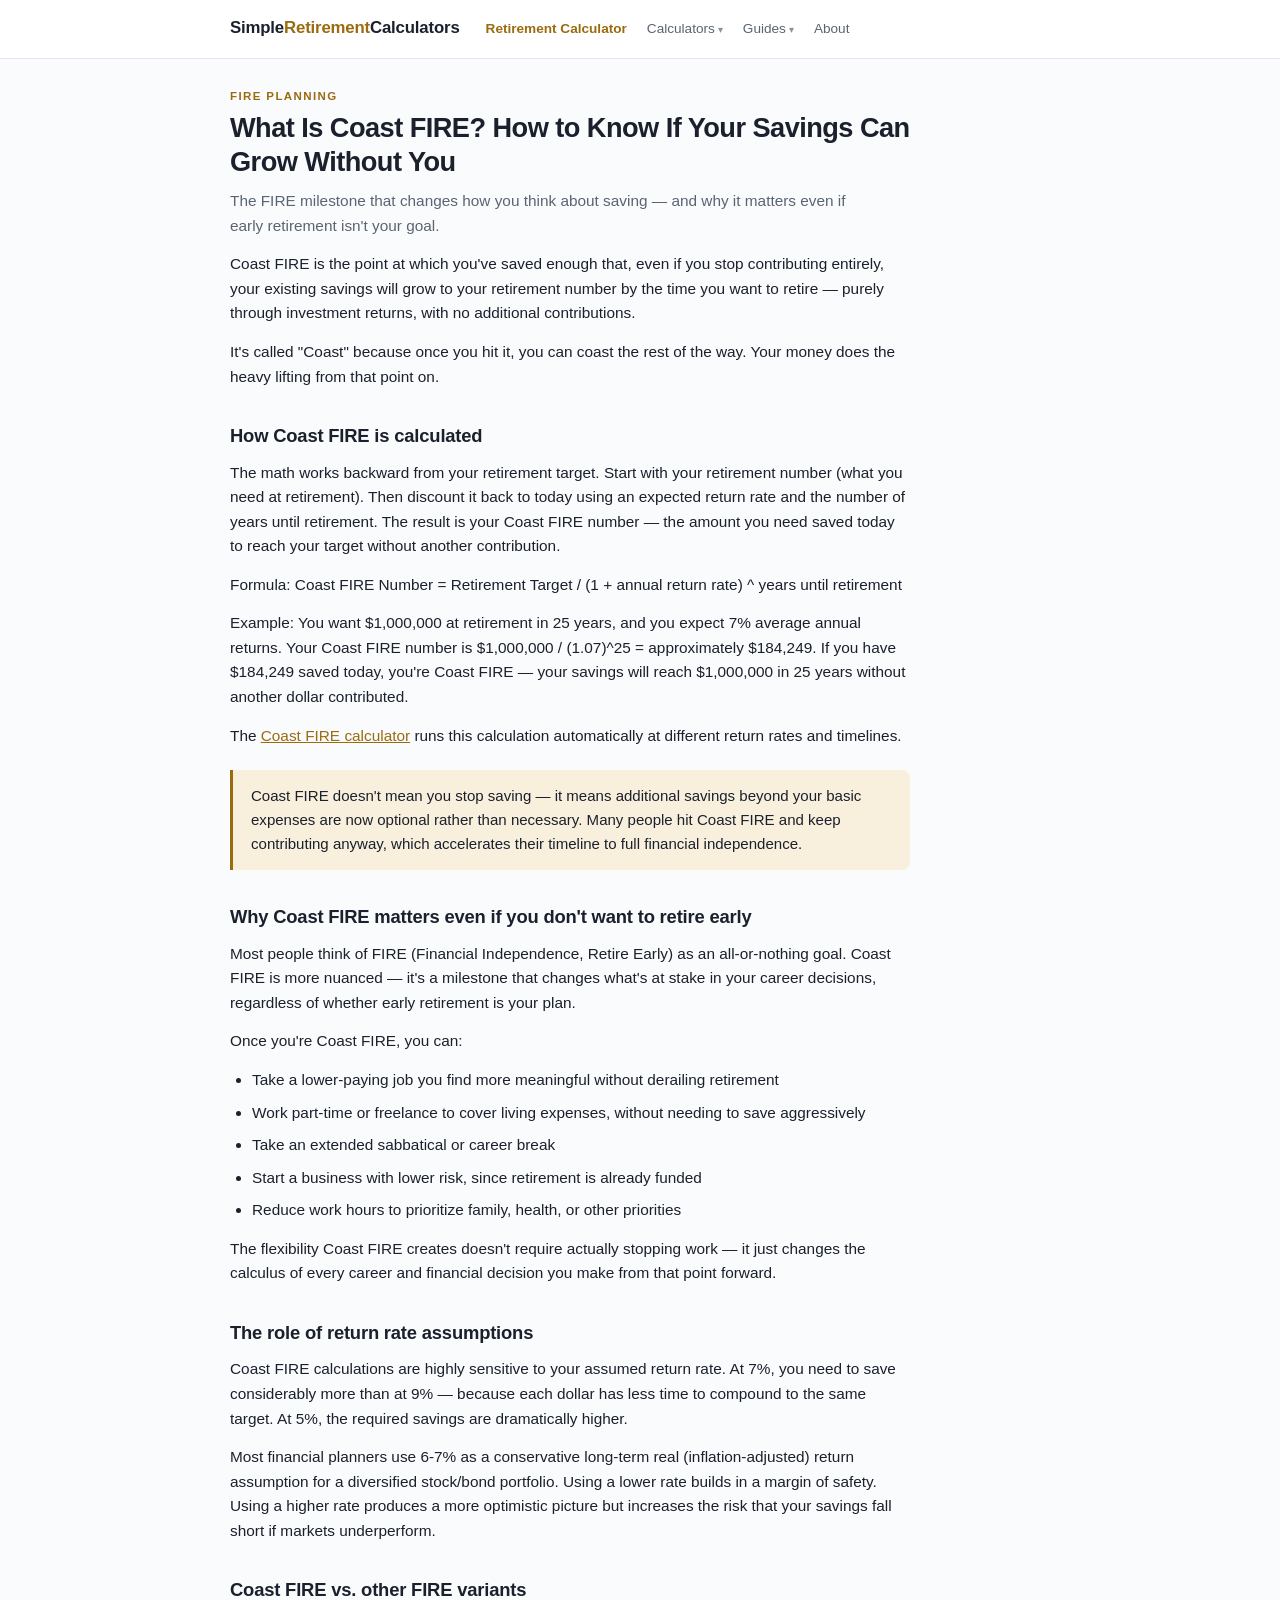
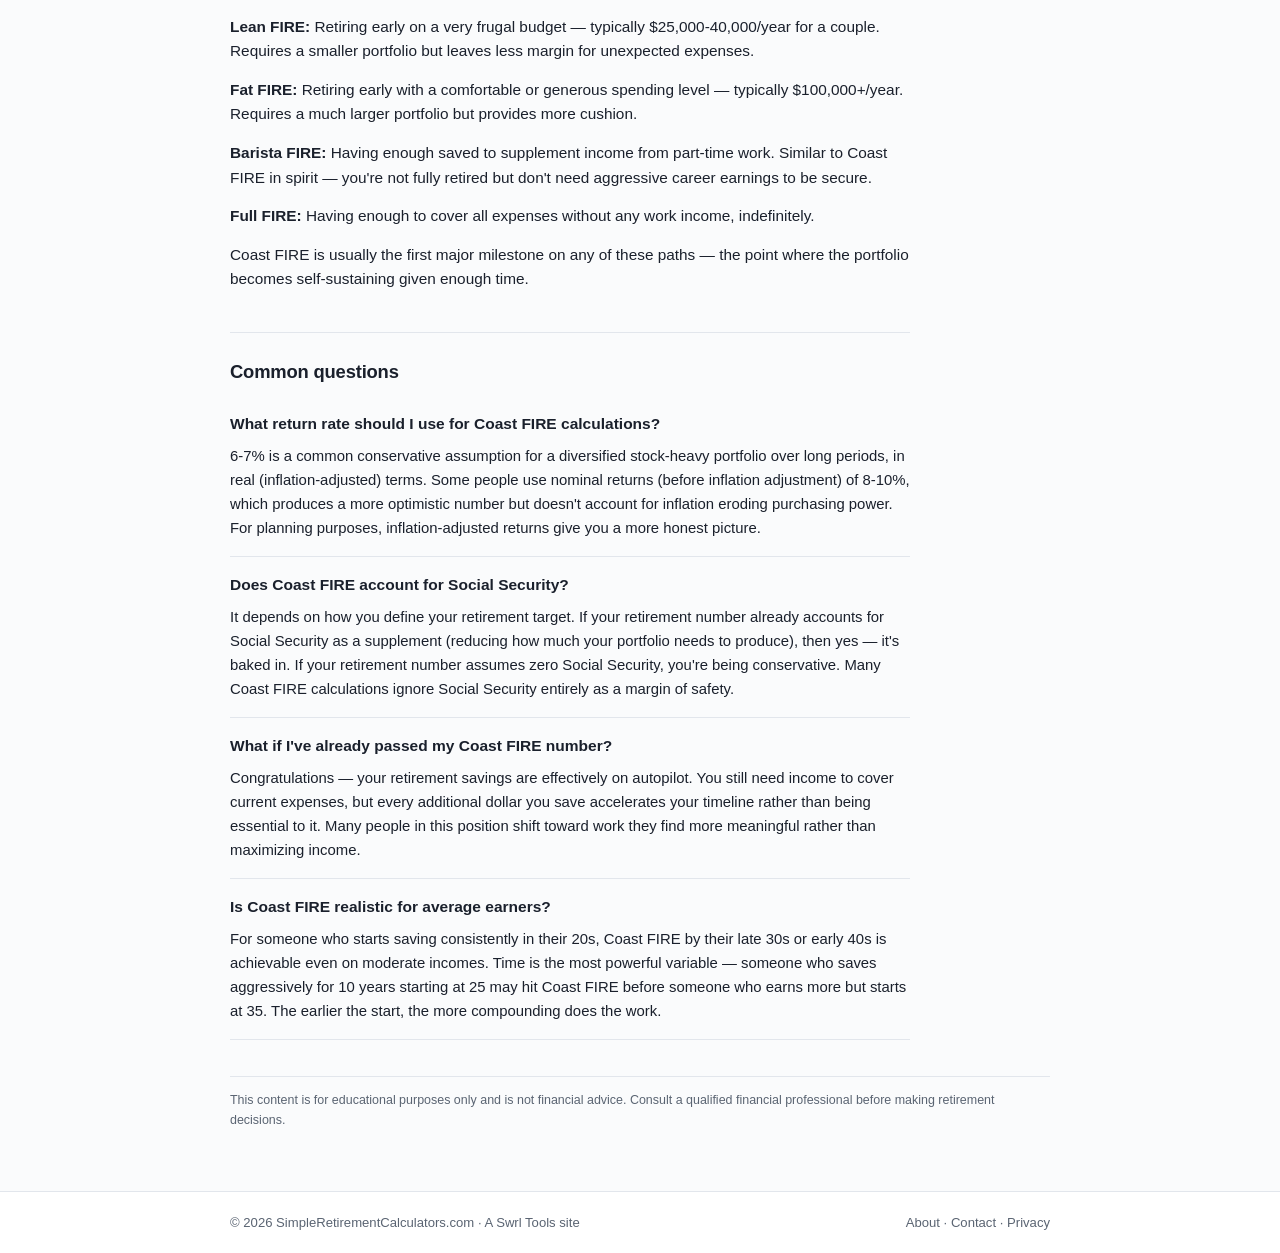
<file: what-is-coast-fire.html>
<!DOCTYPE html>
<html lang="en">
<head>
<meta charset="UTF-8">
<meta name="viewport" content="width=device-width, initial-scale=1">
<title>What Is Coast FIRE? How to Know If Your Savings Can Grow Without You - Simple Retirement Calculators</title>
<meta name="description" content="Coast FIRE explained: what it means, how to calculate your Coast FIRE number, why it matters even if you don't want to retire early, and how it differs from other FIRE variants.">
<link rel="canonical" href="https://simpleretirementcalculators.com/what-is-coast-fire">
<link rel="icon" type="image/png" href="/favicon.png">
<link rel="stylesheet" href="/styles.css">
<script async src="https://pagead2.googlesyndication.com/pagead/js/adsbygoogle.js?client=ca-pub-7138011475350254" crossorigin="anonymous"></script>
<style>
  .article-wrap{max-width:680px}
  .article-wrap h2{font-size:1.15rem;margin:32px 0 10px}
  .article-wrap h3{font-size:1rem;margin:22px 0 6px;font-weight:700}
  .article-wrap p{margin-bottom:14px;font-size:.96rem}
  .article-wrap ul,.article-wrap ol{margin:0 0 14px 22px;font-size:.96rem}
  .article-wrap li{margin-bottom:8px}
  .callout{background:var(--accent-light);border-left:3px solid var(--accent);border-radius:0 8px 8px 0;padding:14px 18px;margin:22px 0;font-size:.94rem}
  .faq-section{border-top:1px solid var(--border);margin-top:40px;padding-top:8px}
  .faq-section h2{margin-top:16px}
  .faq-item{border-bottom:1px solid var(--border);padding:16px 0}
  .faq-item h3{margin:0 0 8px;font-size:.97rem;font-weight:700}
  .faq-item p{margin:0;font-size:.93rem}
</style>
<style>
nav { display: flex; align-items: center; gap: 4px; flex-wrap: wrap; }
nav > a { color: var(--muted); text-decoration: none; font-size: 0.85rem; padding: 4px 8px; border-radius: 6px; }
nav > a:hover, nav > a.active { color: var(--accent); }
nav > a.cta { color: var(--accent); font-weight: 600; }
nav > a.cta:hover { background: var(--accent-light); }
.dropdown { position: relative; }
.dropdown-btn { color: var(--muted); font-size: 0.85rem; padding: 4px 8px; border-radius: 6px; cursor: pointer; background: none; border: none; font-family: inherit; display: flex; align-items: center; gap: 3px; white-space: nowrap; }
.dropdown-btn:hover { color: var(--accent); }
.dropdown-btn::after { content: '▾'; font-size: 0.65rem; opacity: 0.7; }
.dropdown-menu { display: none; position: absolute; top: calc(100% + 4px); left: 0; background: var(--card); border: 1px solid var(--border); border-radius: 10px; box-shadow: 0 4px 20px rgba(0,0,0,0.1); min-width: 220px; z-index: 200; padding: 6px; }
.dropdown-menu a { display: block; padding: 8px 12px; color: var(--text); text-decoration: none; font-size: 0.84rem; border-radius: 6px; white-space: nowrap; }
.dropdown-menu a:hover { background: var(--accent-light); color: var(--accent); }
@media (max-width: 620px) {
  .dropdown-menu { position: static; box-shadow: none; border: none; padding-left: 8px; margin-top: 4px; }
}</style>
</head>
<body>
<header>
  <div class="header-inner">
    <a class="site-name" href="/">Simple<span>Retirement</span>Calculators</a>
    <nav>
      <a href="/" class="cta">Retirement Calculator</a>
      <div class="dropdown">
        <button class="dropdown-btn">Calculators</button>
        <div class="dropdown-menu">
          <a href="/">Retirement Number</a>
          <a href="/when-can-i-retire">When Can I Retire?</a>
          <a href="/retirement-drawdown-calculator">Drawdown Calculator</a>
          <a href="/coast-fire-calculator">Coast FIRE Calculator</a>
          <a href="/compound-interest-calculator">Compound Interest</a>
        </div>
      </div>
      <div class="dropdown">
        <button class="dropdown-btn">Guides</button>
        <div class="dropdown-menu">
          <a href="/what-is-the-4-percent-rule">The 4% Rule Explained</a>
          <a href="/how-much-to-retire">How Much Do You Need to Retire?</a>
          <a href="/roth-vs-traditional">Roth vs Traditional</a>
          <a href="/what-is-coast-fire">What Is Coast FIRE?</a>
          <a href="/when-to-claim-social-security">When to Claim Social Security</a>
          <a href="/sequence-of-returns-risk">Sequence of Returns Risk</a>
          <a href="/four-percent-rule">4% Rule Calculator</a>
        </div>
      </div>
      <a href="/about">About</a>
    </nav>
  </div>
</header>
<main>
<div class="article-wrap">
<div class="eyebrow">FIRE Planning</div>
<h1>What Is Coast FIRE? How to Know If Your Savings Can Grow Without You</h1>
<p class="intro">The FIRE milestone that changes how you think about saving — and why it matters even if early retirement isn't your goal.</p>

<p>Coast FIRE is the point at which you've saved enough that, even if you stop contributing entirely, your existing savings will grow to your retirement number by the time you want to retire — purely through investment returns, with no additional contributions.</p>

<p>It's called "Coast" because once you hit it, you can coast the rest of the way. Your money does the heavy lifting from that point on.</p>

<h2>How Coast FIRE is calculated</h2>

<p>The math works backward from your retirement target. Start with your retirement number (what you need at retirement). Then discount it back to today using an expected return rate and the number of years until retirement. The result is your Coast FIRE number — the amount you need saved today to reach your target without another contribution.</p>

<p>Formula: Coast FIRE Number = Retirement Target / (1 + annual return rate) ^ years until retirement</p>

<p>Example: You want $1,000,000 at retirement in 25 years, and you expect 7% average annual returns. Your Coast FIRE number is $1,000,000 / (1.07)^25 = approximately $184,249. If you have $184,249 saved today, you're Coast FIRE — your savings will reach $1,000,000 in 25 years without another dollar contributed.</p>

<p>The <a href="/coast-fire-calculator">Coast FIRE calculator</a> runs this calculation automatically at different return rates and timelines.</p>

<div class="callout">Coast FIRE doesn't mean you stop saving — it means additional savings beyond your basic expenses are now optional rather than necessary. Many people hit Coast FIRE and keep contributing anyway, which accelerates their timeline to full financial independence.</div>

<h2>Why Coast FIRE matters even if you don't want to retire early</h2>

<p>Most people think of FIRE (Financial Independence, Retire Early) as an all-or-nothing goal. Coast FIRE is more nuanced — it's a milestone that changes what's at stake in your career decisions, regardless of whether early retirement is your plan.</p>

<p>Once you're Coast FIRE, you can:</p>
<ul>
  <li>Take a lower-paying job you find more meaningful without derailing retirement</li>
  <li>Work part-time or freelance to cover living expenses, without needing to save aggressively</li>
  <li>Take an extended sabbatical or career break</li>
  <li>Start a business with lower risk, since retirement is already funded</li>
  <li>Reduce work hours to prioritize family, health, or other priorities</li>
</ul>

<p>The flexibility Coast FIRE creates doesn't require actually stopping work — it just changes the calculus of every career and financial decision you make from that point forward.</p>

<h2>The role of return rate assumptions</h2>

<p>Coast FIRE calculations are highly sensitive to your assumed return rate. At 7%, you need to save considerably more than at 9% — because each dollar has less time to compound to the same target. At 5%, the required savings are dramatically higher.</p>

<p>Most financial planners use 6-7% as a conservative long-term real (inflation-adjusted) return assumption for a diversified stock/bond portfolio. Using a lower rate builds in a margin of safety. Using a higher rate produces a more optimistic picture but increases the risk that your savings fall short if markets underperform.</p>

<h2>Coast FIRE vs. other FIRE variants</h2>

<p><strong>Lean FIRE:</strong> Retiring early on a very frugal budget — typically $25,000-40,000/year for a couple. Requires a smaller portfolio but leaves less margin for unexpected expenses.</p>

<p><strong>Fat FIRE:</strong> Retiring early with a comfortable or generous spending level — typically $100,000+/year. Requires a much larger portfolio but provides more cushion.</p>

<p><strong>Barista FIRE:</strong> Having enough saved to supplement income from part-time work. Similar to Coast FIRE in spirit — you're not fully retired but don't need aggressive career earnings to be secure.</p>

<p><strong>Full FIRE:</strong> Having enough to cover all expenses without any work income, indefinitely.</p>

<p>Coast FIRE is usually the first major milestone on any of these paths — the point where the portfolio becomes self-sustaining given enough time.</p>

<div class="faq-section">
<h2>Common questions</h2>
<div class="faq-item">
  <h3>What return rate should I use for Coast FIRE calculations?</h3>
  <p>6-7% is a common conservative assumption for a diversified stock-heavy portfolio over long periods, in real (inflation-adjusted) terms. Some people use nominal returns (before inflation adjustment) of 8-10%, which produces a more optimistic number but doesn't account for inflation eroding purchasing power. For planning purposes, inflation-adjusted returns give you a more honest picture.</p>
</div>
<div class="faq-item">
  <h3>Does Coast FIRE account for Social Security?</h3>
  <p>It depends on how you define your retirement target. If your retirement number already accounts for Social Security as a supplement (reducing how much your portfolio needs to produce), then yes — it's baked in. If your retirement number assumes zero Social Security, you're being conservative. Many Coast FIRE calculations ignore Social Security entirely as a margin of safety.</p>
</div>
<div class="faq-item">
  <h3>What if I've already passed my Coast FIRE number?</h3>
  <p>Congratulations — your retirement savings are effectively on autopilot. You still need income to cover current expenses, but every additional dollar you save accelerates your timeline rather than being essential to it. Many people in this position shift toward work they find more meaningful rather than maximizing income.</p>
</div>
<div class="faq-item">
  <h3>Is Coast FIRE realistic for average earners?</h3>
  <p>For someone who starts saving consistently in their 20s, Coast FIRE by their late 30s or early 40s is achievable even on moderate incomes. Time is the most powerful variable — someone who saves aggressively for 10 years starting at 25 may hit Coast FIRE before someone who earns more but starts at 35. The earlier the start, the more compounding does the work.</p>
</div>
</div>
</div>
<p class="disclaimer">This content is for educational purposes only and is not financial advice. Consult a qualified financial professional before making retirement decisions.</p>
</main>
<footer>
  <div class="footer-inner">
    <div>&copy; 2026 SimpleRetirementCalculators.com &middot; A <a href="https://swrltools.com">Swrl Tools</a> site</div>
    <div><a href="/about">About</a> &middot; <a href="/contact">Contact</a> &middot; <a href="/privacy-policy">Privacy</a></div>
  </div>
</footer>
<script>
document.addEventListener('DOMContentLoaded', function() {
  function closeAll() {
    document.querySelectorAll('.dropdown-menu').forEach(function(m) {
      m.style.display = '';
    });
  }
  document.querySelectorAll('.dropdown-btn').forEach(function(btn) {
    btn.addEventListener('click', function(e) {
      e.stopPropagation();
      var menu = this.nextElementSibling;
      var isOpen = menu.style.display === 'block';
      closeAll();
      if (!isOpen) { menu.style.display = 'block'; }
    });
  });
  document.addEventListener('click', closeAll);
  document.addEventListener('touchstart', function(e) {
    if (!e.target.closest('.dropdown')) { closeAll(); }
  }, { passive: true });
});
</script>
</body>
</html>
</file>
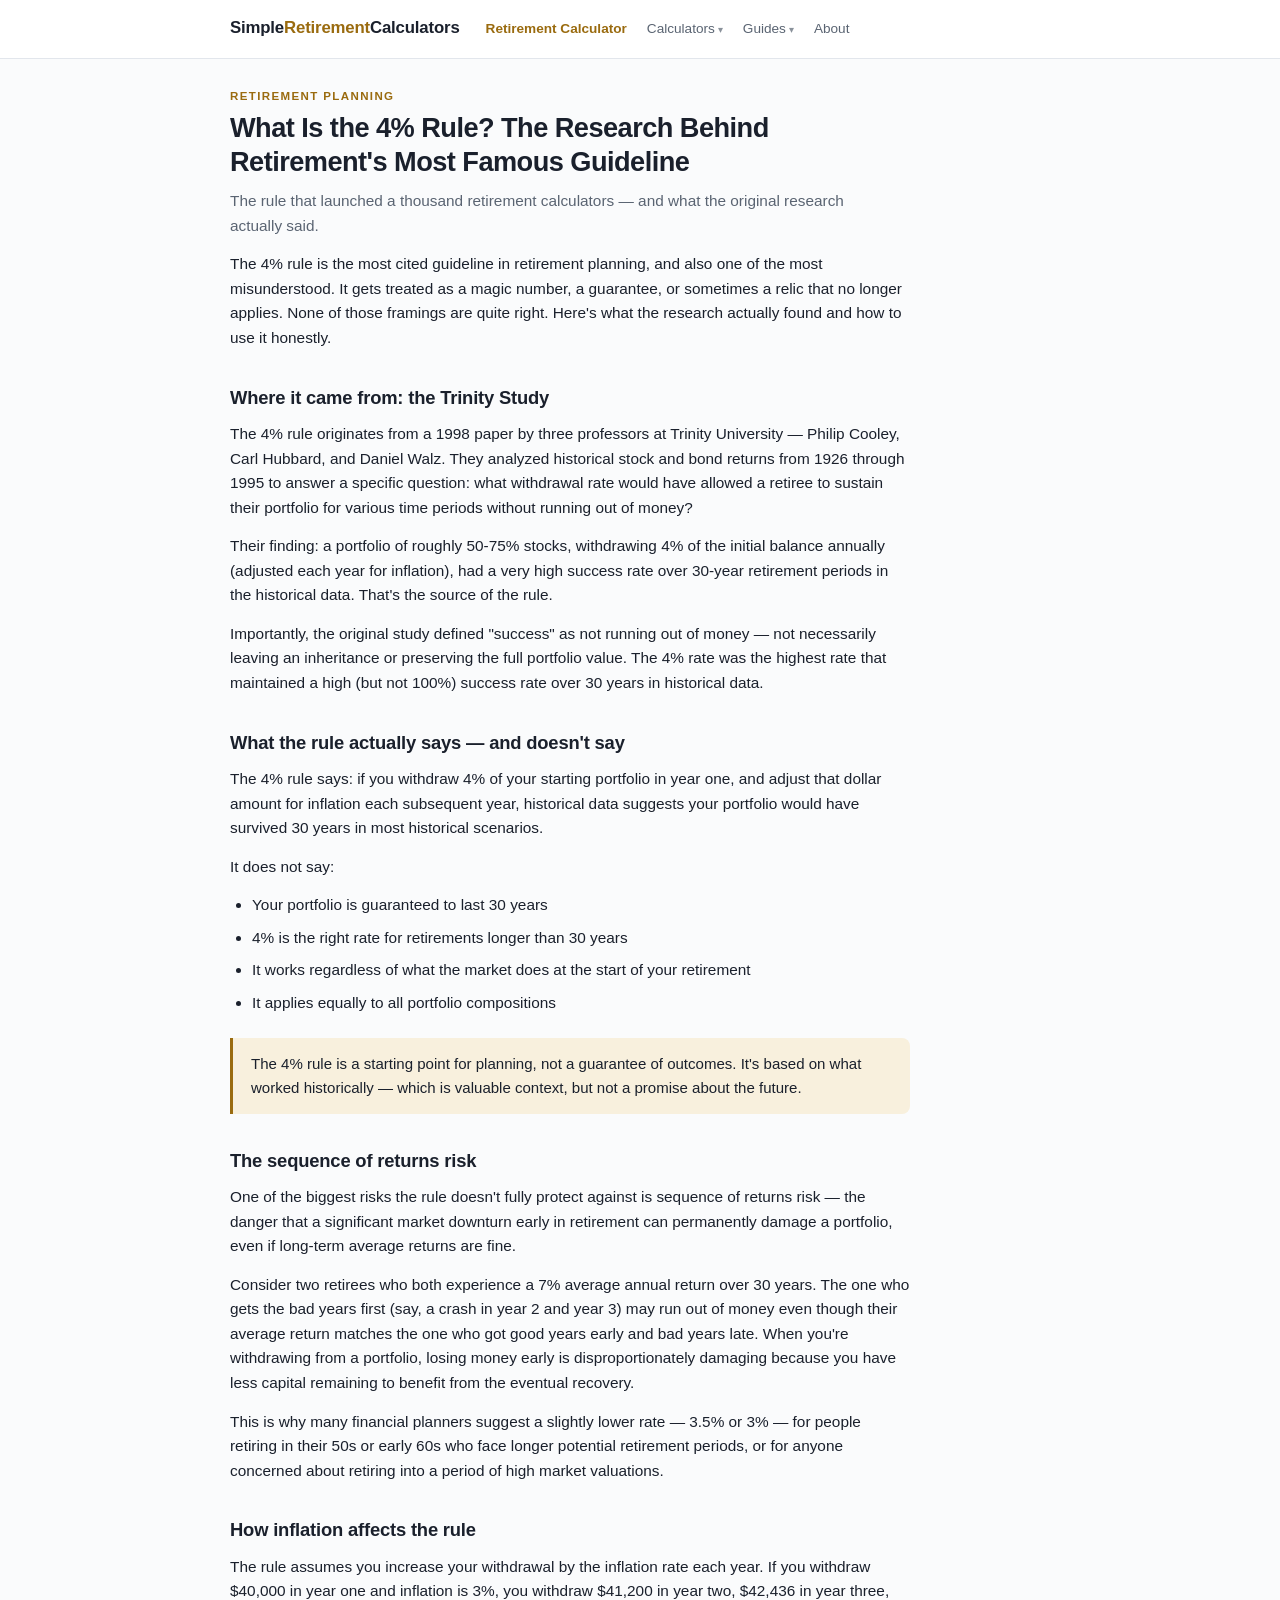
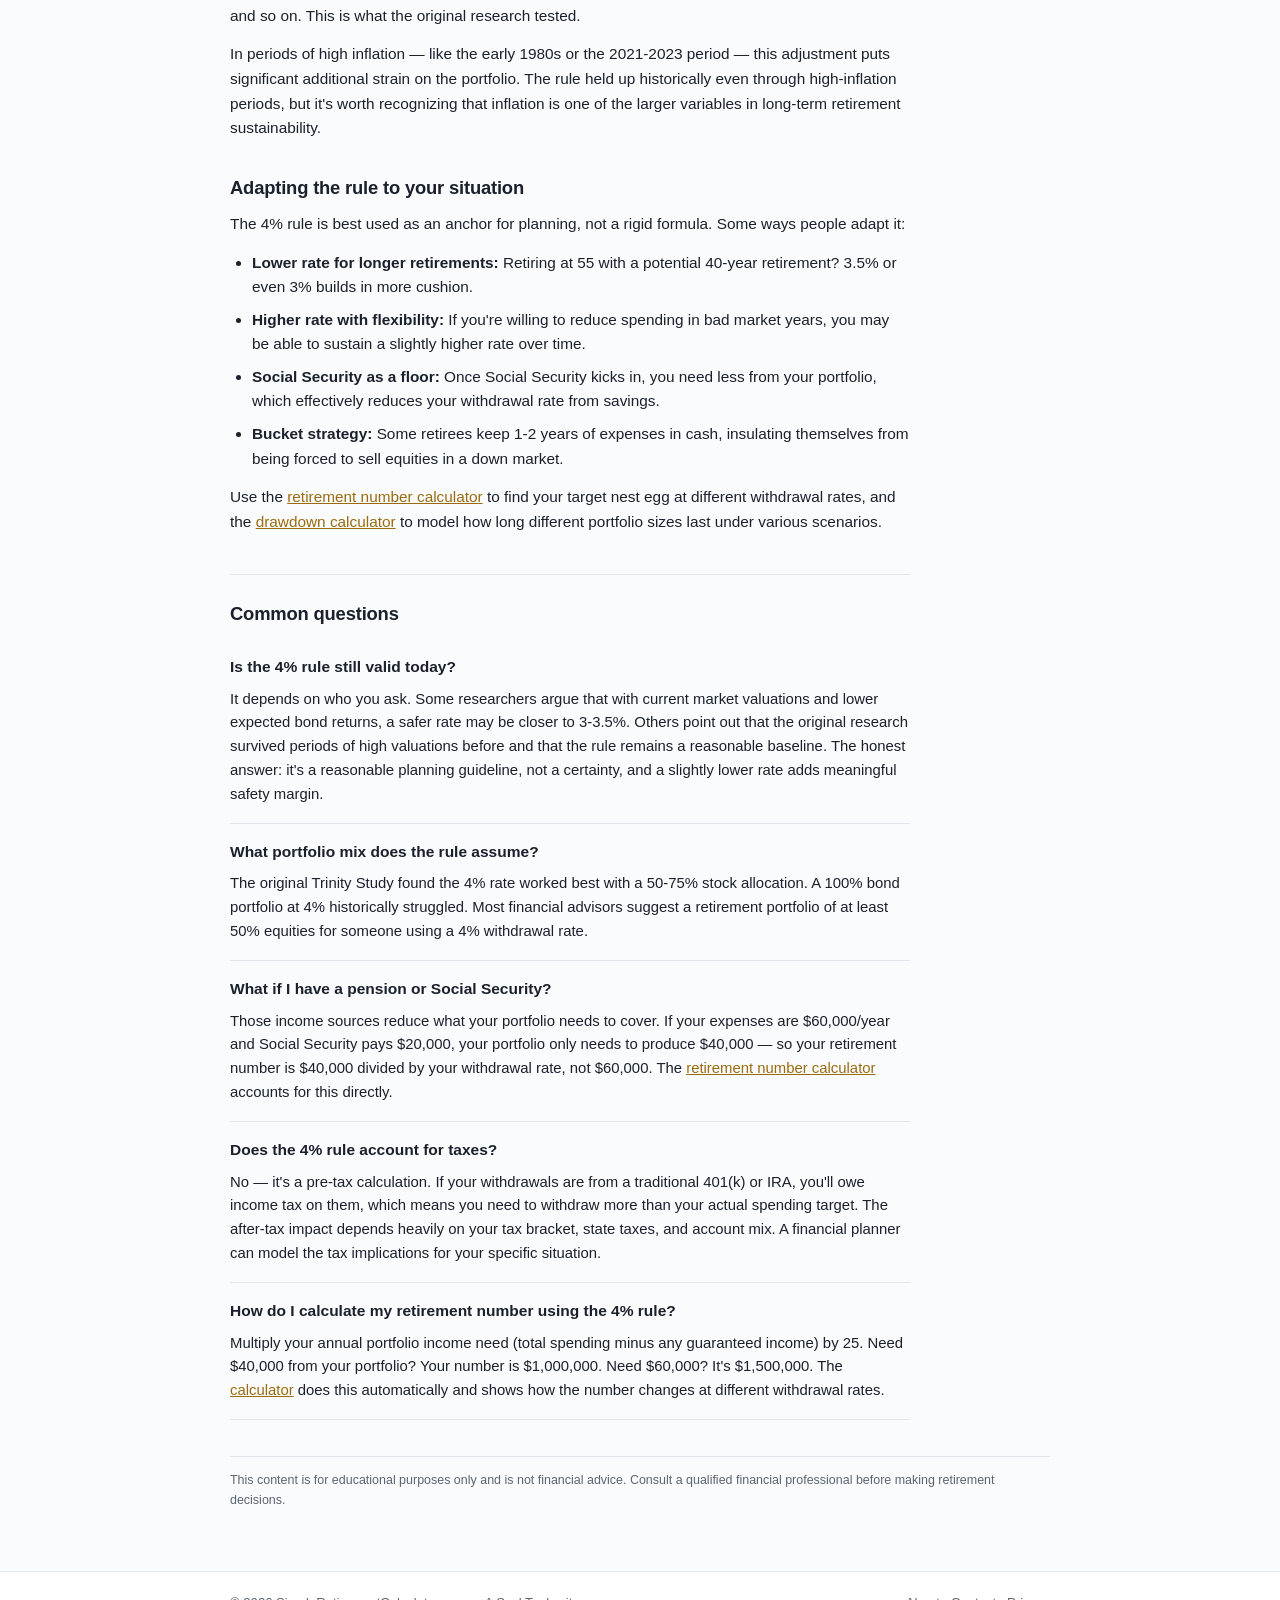
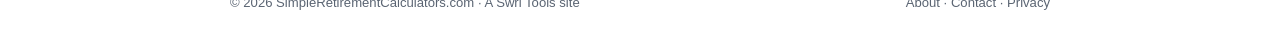
<file: what-is-the-4-percent-rule.html>
<!DOCTYPE html>
<html lang="en">
<head>
<meta charset="UTF-8">
<meta name="viewport" content="width=device-width, initial-scale=1">
<title>What Is the 4% Rule? The Research Behind Retirement's Most Famous Guideline - Simple Retirement Calculators</title>
<meta name="description" content="The 4% rule explained in plain English: where it came from, what the original research actually found, when it works and when it doesn't, and how to apply it to your own retirement planning.">
<link rel="canonical" href="https://simpleretirementcalculators.com/what-is-the-4-percent-rule">
<link rel="icon" type="image/png" href="/favicon.png">
<link rel="stylesheet" href="/styles.css">
<script async src="https://pagead2.googlesyndication.com/pagead/js/adsbygoogle.js?client=ca-pub-7138011475350254" crossorigin="anonymous"></script>
<style>
  .article-wrap{max-width:680px}
  .article-wrap h2{font-size:1.15rem;margin:32px 0 10px}
  .article-wrap h3{font-size:1rem;margin:22px 0 6px;font-weight:700}
  .article-wrap p{margin-bottom:14px;font-size:.96rem}
  .article-wrap ul,.article-wrap ol{margin:0 0 14px 22px;font-size:.96rem}
  .article-wrap li{margin-bottom:8px}
  .callout{background:var(--accent-light);border-left:3px solid var(--accent);border-radius:0 8px 8px 0;padding:14px 18px;margin:22px 0;font-size:.94rem}
  .faq-section{border-top:1px solid var(--border);margin-top:40px;padding-top:8px}
  .faq-section h2{margin-top:16px}
  .faq-item{border-bottom:1px solid var(--border);padding:16px 0}
  .faq-item h3{margin:0 0 8px;font-size:.97rem;font-weight:700}
  .faq-item p{margin:0;font-size:.93rem}
</style>
<style>
nav { display: flex; align-items: center; gap: 4px; flex-wrap: wrap; }
nav > a { color: var(--muted); text-decoration: none; font-size: 0.85rem; padding: 4px 8px; border-radius: 6px; }
nav > a:hover, nav > a.active { color: var(--accent); }
nav > a.cta { color: var(--accent); font-weight: 600; }
nav > a.cta:hover { background: var(--accent-light); }
.dropdown { position: relative; }
.dropdown-btn { color: var(--muted); font-size: 0.85rem; padding: 4px 8px; border-radius: 6px; cursor: pointer; background: none; border: none; font-family: inherit; display: flex; align-items: center; gap: 3px; white-space: nowrap; }
.dropdown-btn:hover { color: var(--accent); }
.dropdown-btn::after { content: '▾'; font-size: 0.65rem; opacity: 0.7; }
.dropdown-menu { display: none; position: absolute; top: calc(100% + 4px); left: 0; background: var(--card); border: 1px solid var(--border); border-radius: 10px; box-shadow: 0 4px 20px rgba(0,0,0,0.1); min-width: 220px; z-index: 200; padding: 6px; }
.dropdown-menu a { display: block; padding: 8px 12px; color: var(--text); text-decoration: none; font-size: 0.84rem; border-radius: 6px; white-space: nowrap; }
.dropdown-menu a:hover { background: var(--accent-light); color: var(--accent); }
@media (max-width: 620px) {
  .dropdown-menu { position: static; box-shadow: none; border: none; padding-left: 8px; margin-top: 4px; }
}</style>
</head>
<body>
<header>
  <div class="header-inner">
    <a class="site-name" href="/">Simple<span>Retirement</span>Calculators</a>
    <nav>
      <a href="/" class="cta">Retirement Calculator</a>
      <div class="dropdown">
        <button class="dropdown-btn">Calculators</button>
        <div class="dropdown-menu">
          <a href="/">Retirement Number</a>
          <a href="/when-can-i-retire">When Can I Retire?</a>
          <a href="/retirement-drawdown-calculator">Drawdown Calculator</a>
          <a href="/coast-fire-calculator">Coast FIRE Calculator</a>
          <a href="/compound-interest-calculator">Compound Interest</a>
        </div>
      </div>
      <div class="dropdown">
        <button class="dropdown-btn">Guides</button>
        <div class="dropdown-menu">
          <a href="/what-is-the-4-percent-rule">The 4% Rule Explained</a>
          <a href="/how-much-to-retire">How Much Do You Need to Retire?</a>
          <a href="/roth-vs-traditional">Roth vs Traditional</a>
          <a href="/what-is-coast-fire">What Is Coast FIRE?</a>
          <a href="/when-to-claim-social-security">When to Claim Social Security</a>
          <a href="/sequence-of-returns-risk">Sequence of Returns Risk</a>
          <a href="/four-percent-rule">4% Rule Calculator</a>
        </div>
      </div>
      <a href="/about">About</a>
    </nav>
  </div>
</header>
<main>
<div class="article-wrap">
<div class="eyebrow">Retirement Planning</div>
<h1>What Is the 4% Rule? The Research Behind Retirement's Most Famous Guideline</h1>
<p class="intro">The rule that launched a thousand retirement calculators — and what the original research actually said.</p>

<p>The 4% rule is the most cited guideline in retirement planning, and also one of the most misunderstood. It gets treated as a magic number, a guarantee, or sometimes a relic that no longer applies. None of those framings are quite right. Here's what the research actually found and how to use it honestly.</p>

<h2>Where it came from: the Trinity Study</h2>

<p>The 4% rule originates from a 1998 paper by three professors at Trinity University — Philip Cooley, Carl Hubbard, and Daniel Walz. They analyzed historical stock and bond returns from 1926 through 1995 to answer a specific question: what withdrawal rate would have allowed a retiree to sustain their portfolio for various time periods without running out of money?</p>

<p>Their finding: a portfolio of roughly 50-75% stocks, withdrawing 4% of the initial balance annually (adjusted each year for inflation), had a very high success rate over 30-year retirement periods in the historical data. That's the source of the rule.</p>

<p>Importantly, the original study defined "success" as not running out of money — not necessarily leaving an inheritance or preserving the full portfolio value. The 4% rate was the highest rate that maintained a high (but not 100%) success rate over 30 years in historical data.</p>

<h2>What the rule actually says — and doesn't say</h2>

<p>The 4% rule says: if you withdraw 4% of your starting portfolio in year one, and adjust that dollar amount for inflation each subsequent year, historical data suggests your portfolio would have survived 30 years in most historical scenarios.</p>

<p>It does not say:</p>
<ul>
  <li>Your portfolio is guaranteed to last 30 years</li>
  <li>4% is the right rate for retirements longer than 30 years</li>
  <li>It works regardless of what the market does at the start of your retirement</li>
  <li>It applies equally to all portfolio compositions</li>
</ul>

<div class="callout">The 4% rule is a starting point for planning, not a guarantee of outcomes. It's based on what worked historically — which is valuable context, but not a promise about the future.</div>

<h2>The sequence of returns risk</h2>

<p>One of the biggest risks the rule doesn't fully protect against is sequence of returns risk — the danger that a significant market downturn early in retirement can permanently damage a portfolio, even if long-term average returns are fine.</p>

<p>Consider two retirees who both experience a 7% average annual return over 30 years. The one who gets the bad years first (say, a crash in year 2 and year 3) may run out of money even though their average return matches the one who got good years early and bad years late. When you're withdrawing from a portfolio, losing money early is disproportionately damaging because you have less capital remaining to benefit from the eventual recovery.</p>

<p>This is why many financial planners suggest a slightly lower rate — 3.5% or 3% — for people retiring in their 50s or early 60s who face longer potential retirement periods, or for anyone concerned about retiring into a period of high market valuations.</p>

<h2>How inflation affects the rule</h2>

<p>The rule assumes you increase your withdrawal by the inflation rate each year. If you withdraw $40,000 in year one and inflation is 3%, you withdraw $41,200 in year two, $42,436 in year three, and so on. This is what the original research tested.</p>

<p>In periods of high inflation — like the early 1980s or the 2021-2023 period — this adjustment puts significant additional strain on the portfolio. The rule held up historically even through high-inflation periods, but it's worth recognizing that inflation is one of the larger variables in long-term retirement sustainability.</p>

<h2>Adapting the rule to your situation</h2>

<p>The 4% rule is best used as an anchor for planning, not a rigid formula. Some ways people adapt it:</p>

<ul>
  <li><strong>Lower rate for longer retirements:</strong> Retiring at 55 with a potential 40-year retirement? 3.5% or even 3% builds in more cushion.</li>
  <li><strong>Higher rate with flexibility:</strong> If you're willing to reduce spending in bad market years, you may be able to sustain a slightly higher rate over time.</li>
  <li><strong>Social Security as a floor:</strong> Once Social Security kicks in, you need less from your portfolio, which effectively reduces your withdrawal rate from savings.</li>
  <li><strong>Bucket strategy:</strong> Some retirees keep 1-2 years of expenses in cash, insulating themselves from being forced to sell equities in a down market.</li>
</ul>

<p>Use the <a href="/">retirement number calculator</a> to find your target nest egg at different withdrawal rates, and the <a href="/retirement-drawdown-calculator">drawdown calculator</a> to model how long different portfolio sizes last under various scenarios.</p>

<div class="faq-section">
<h2>Common questions</h2>
<div class="faq-item">
  <h3>Is the 4% rule still valid today?</h3>
  <p>It depends on who you ask. Some researchers argue that with current market valuations and lower expected bond returns, a safer rate may be closer to 3-3.5%. Others point out that the original research survived periods of high valuations before and that the rule remains a reasonable baseline. The honest answer: it's a reasonable planning guideline, not a certainty, and a slightly lower rate adds meaningful safety margin.</p>
</div>
<div class="faq-item">
  <h3>What portfolio mix does the rule assume?</h3>
  <p>The original Trinity Study found the 4% rate worked best with a 50-75% stock allocation. A 100% bond portfolio at 4% historically struggled. Most financial advisors suggest a retirement portfolio of at least 50% equities for someone using a 4% withdrawal rate.</p>
</div>
<div class="faq-item">
  <h3>What if I have a pension or Social Security?</h3>
  <p>Those income sources reduce what your portfolio needs to cover. If your expenses are $60,000/year and Social Security pays $20,000, your portfolio only needs to produce $40,000 — so your retirement number is $40,000 divided by your withdrawal rate, not $60,000. The <a href="/">retirement number calculator</a> accounts for this directly.</p>
</div>
<div class="faq-item">
  <h3>Does the 4% rule account for taxes?</h3>
  <p>No — it's a pre-tax calculation. If your withdrawals are from a traditional 401(k) or IRA, you'll owe income tax on them, which means you need to withdraw more than your actual spending target. The after-tax impact depends heavily on your tax bracket, state taxes, and account mix. A financial planner can model the tax implications for your specific situation.</p>
</div>
<div class="faq-item">
  <h3>How do I calculate my retirement number using the 4% rule?</h3>
  <p>Multiply your annual portfolio income need (total spending minus any guaranteed income) by 25. Need $40,000 from your portfolio? Your number is $1,000,000. Need $60,000? It's $1,500,000. The <a href="/">calculator</a> does this automatically and shows how the number changes at different withdrawal rates.</p>
</div>
</div>
</div>
<p class="disclaimer">This content is for educational purposes only and is not financial advice. Consult a qualified financial professional before making retirement decisions.</p>
</main>
<footer>
  <div class="footer-inner">
    <div>&copy; 2026 SimpleRetirementCalculators.com &middot; A <a href="https://swrltools.com">Swrl Tools</a> site</div>
    <div><a href="/about">About</a> &middot; <a href="/contact">Contact</a> &middot; <a href="/privacy-policy">Privacy</a></div>
  </div>
</footer>
<script>
document.addEventListener('DOMContentLoaded', function() {
  function closeAll() {
    document.querySelectorAll('.dropdown-menu').forEach(function(m) {
      m.style.display = '';
    });
  }
  document.querySelectorAll('.dropdown-btn').forEach(function(btn) {
    btn.addEventListener('click', function(e) {
      e.stopPropagation();
      var menu = this.nextElementSibling;
      var isOpen = menu.style.display === 'block';
      closeAll();
      if (!isOpen) { menu.style.display = 'block'; }
    });
  });
  document.addEventListener('click', closeAll);
  document.addEventListener('touchstart', function(e) {
    if (!e.target.closest('.dropdown')) { closeAll(); }
  }, { passive: true });
});
</script>
</body>
</html>
</file>
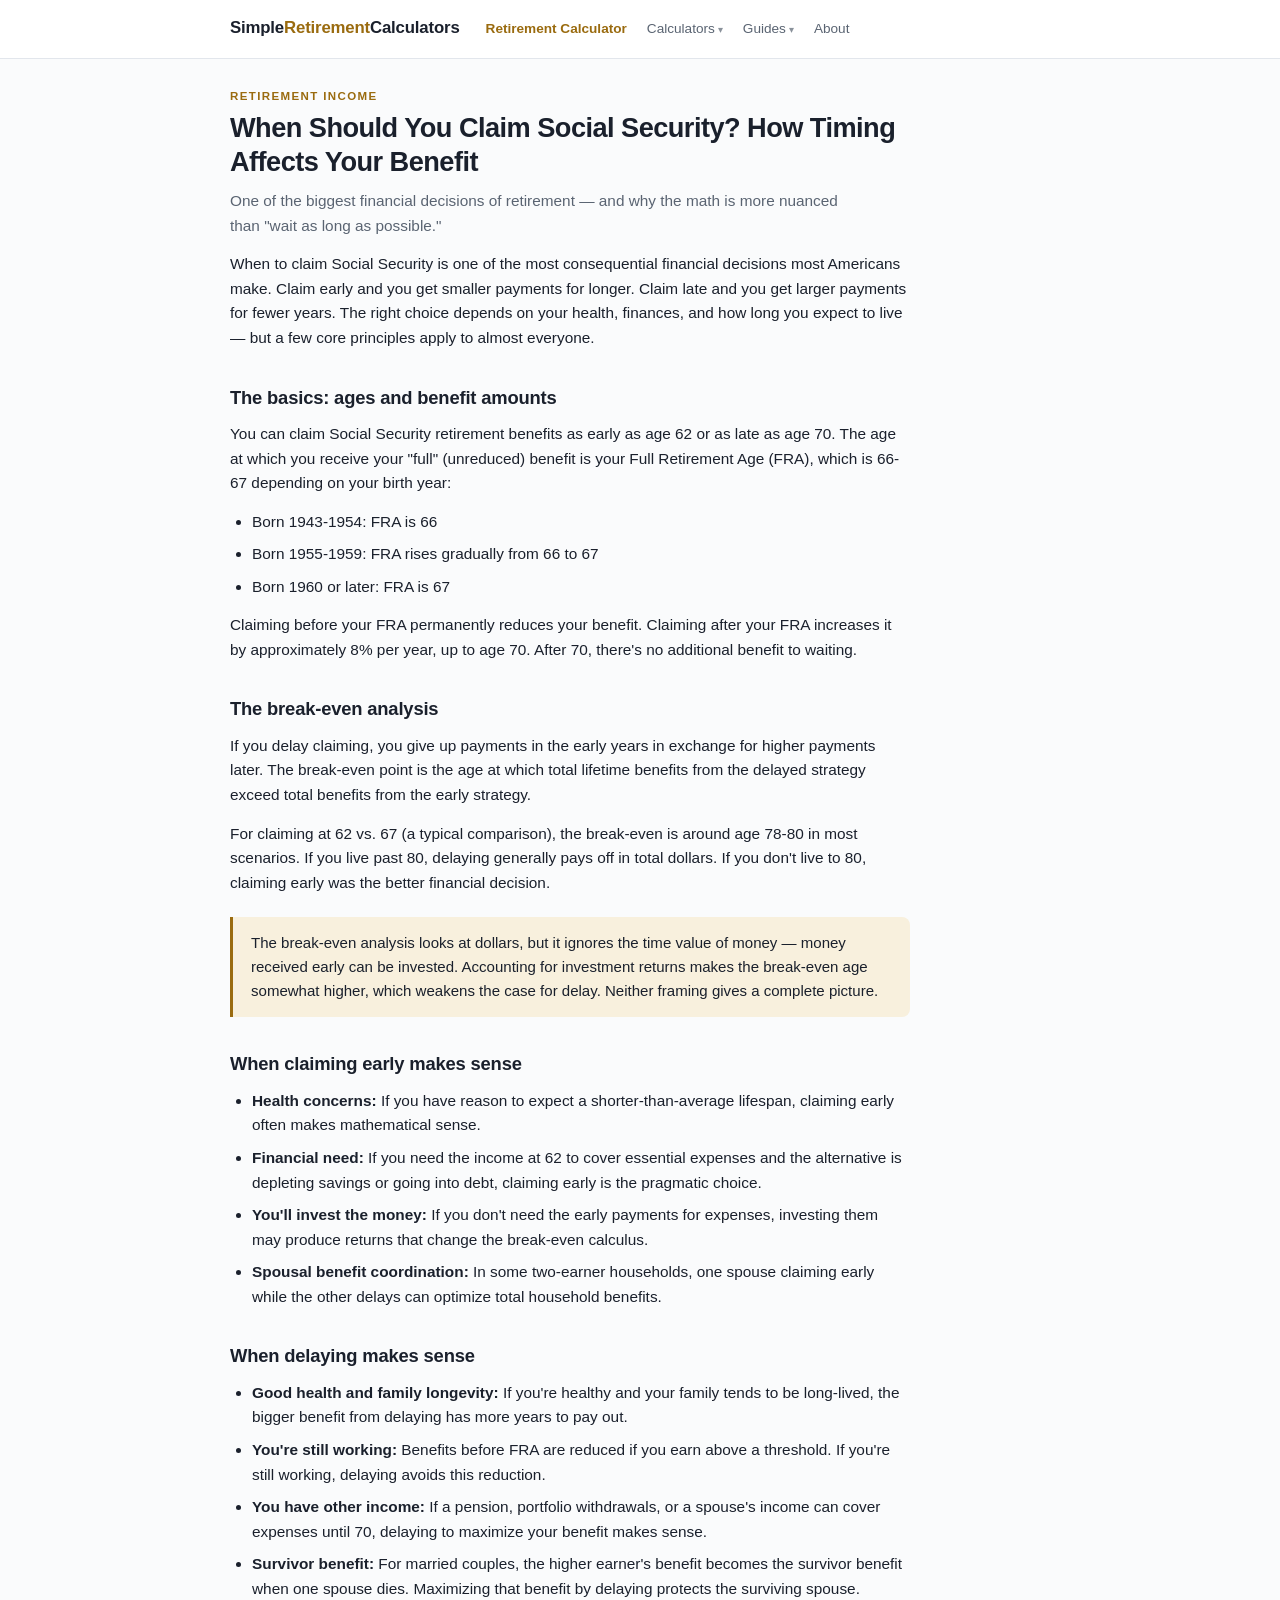
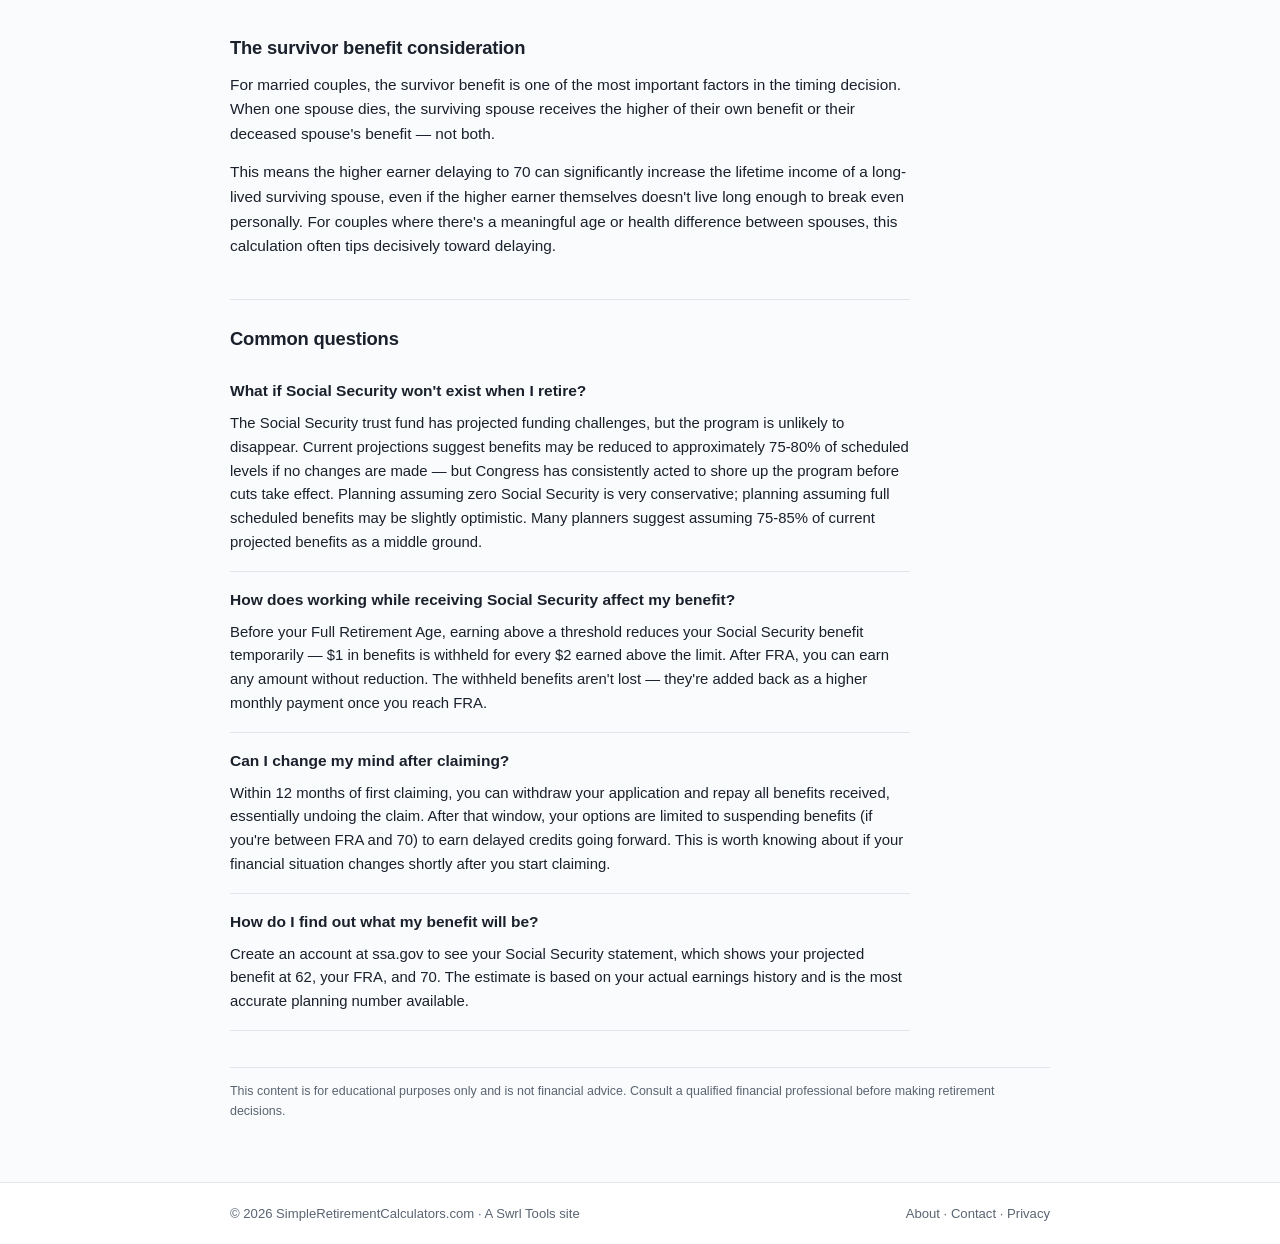
<file: when-to-claim-social-security.html>
<!DOCTYPE html>
<html lang="en">
<head>
<meta charset="UTF-8">
<meta name="viewport" content="width=device-width, initial-scale=1">
<title>When Should You Claim Social Security? How Timing Affects Your Benefit - Simple Retirement Calculators</title>
<meta name="description" content="When to claim Social Security: break-even analysis, early vs. delayed claiming, survivor benefit considerations, and how timing affects total lifetime income.">
<link rel="canonical" href="https://simpleretirementcalculators.com/when-to-claim-social-security">
<link rel="icon" type="image/png" href="/favicon.png">
<link rel="stylesheet" href="/styles.css">
<script async src="https://pagead2.googlesyndication.com/pagead/js/adsbygoogle.js?client=ca-pub-7138011475350254" crossorigin="anonymous"></script>
<style>
  .article-wrap{max-width:680px}
  .article-wrap h2{font-size:1.15rem;margin:32px 0 10px}
  .article-wrap h3{font-size:1rem;margin:22px 0 6px;font-weight:700}
  .article-wrap p{margin-bottom:14px;font-size:.96rem}
  .article-wrap ul,.article-wrap ol{margin:0 0 14px 22px;font-size:.96rem}
  .article-wrap li{margin-bottom:8px}
  .callout{background:var(--accent-light);border-left:3px solid var(--accent);border-radius:0 8px 8px 0;padding:14px 18px;margin:22px 0;font-size:.94rem}
  .faq-section{border-top:1px solid var(--border);margin-top:40px;padding-top:8px}
  .faq-section h2{margin-top:16px}
  .faq-item{border-bottom:1px solid var(--border);padding:16px 0}
  .faq-item h3{margin:0 0 8px;font-size:.97rem;font-weight:700}
  .faq-item p{margin:0;font-size:.93rem}
</style>
<style>
nav { display: flex; align-items: center; gap: 4px; flex-wrap: wrap; }
nav > a { color: var(--muted); text-decoration: none; font-size: 0.85rem; padding: 4px 8px; border-radius: 6px; }
nav > a:hover, nav > a.active { color: var(--accent); }
nav > a.cta { color: var(--accent); font-weight: 600; }
nav > a.cta:hover { background: var(--accent-light); }
.dropdown { position: relative; }
.dropdown-btn { color: var(--muted); font-size: 0.85rem; padding: 4px 8px; border-radius: 6px; cursor: pointer; background: none; border: none; font-family: inherit; display: flex; align-items: center; gap: 3px; white-space: nowrap; }
.dropdown-btn:hover { color: var(--accent); }
.dropdown-btn::after { content: '▾'; font-size: 0.65rem; opacity: 0.7; }
.dropdown-menu { display: none; position: absolute; top: calc(100% + 4px); left: 0; background: var(--card); border: 1px solid var(--border); border-radius: 10px; box-shadow: 0 4px 20px rgba(0,0,0,0.1); min-width: 220px; z-index: 200; padding: 6px; }
.dropdown-menu a { display: block; padding: 8px 12px; color: var(--text); text-decoration: none; font-size: 0.84rem; border-radius: 6px; white-space: nowrap; }
.dropdown-menu a:hover { background: var(--accent-light); color: var(--accent); }
@media (max-width: 620px) {
  .dropdown-menu { position: static; box-shadow: none; border: none; padding-left: 8px; margin-top: 4px; }
}</style>
</head>
<body>
<header>
  <div class="header-inner">
    <a class="site-name" href="/">Simple<span>Retirement</span>Calculators</a>
    <nav>
      <a href="/" class="cta">Retirement Calculator</a>
      <div class="dropdown">
        <button class="dropdown-btn">Calculators</button>
        <div class="dropdown-menu">
          <a href="/">Retirement Number</a>
          <a href="/when-can-i-retire">When Can I Retire?</a>
          <a href="/retirement-drawdown-calculator">Drawdown Calculator</a>
          <a href="/coast-fire-calculator">Coast FIRE Calculator</a>
          <a href="/compound-interest-calculator">Compound Interest</a>
        </div>
      </div>
      <div class="dropdown">
        <button class="dropdown-btn">Guides</button>
        <div class="dropdown-menu">
          <a href="/what-is-the-4-percent-rule">The 4% Rule Explained</a>
          <a href="/how-much-to-retire">How Much Do You Need to Retire?</a>
          <a href="/roth-vs-traditional">Roth vs Traditional</a>
          <a href="/what-is-coast-fire">What Is Coast FIRE?</a>
          <a href="/when-to-claim-social-security">When to Claim Social Security</a>
          <a href="/sequence-of-returns-risk">Sequence of Returns Risk</a>
          <a href="/four-percent-rule">4% Rule Calculator</a>
        </div>
      </div>
      <a href="/about">About</a>
    </nav>
  </div>
</header>
<main>
<div class="article-wrap">
<div class="eyebrow">Retirement Income</div>
<h1>When Should You Claim Social Security? How Timing Affects Your Benefit</h1>
<p class="intro">One of the biggest financial decisions of retirement — and why the math is more nuanced than "wait as long as possible."</p>

<p>When to claim Social Security is one of the most consequential financial decisions most Americans make. Claim early and you get smaller payments for longer. Claim late and you get larger payments for fewer years. The right choice depends on your health, finances, and how long you expect to live — but a few core principles apply to almost everyone.</p>

<h2>The basics: ages and benefit amounts</h2>

<p>You can claim Social Security retirement benefits as early as age 62 or as late as age 70. The age at which you receive your "full" (unreduced) benefit is your Full Retirement Age (FRA), which is 66-67 depending on your birth year:</p>

<ul>
  <li>Born 1943-1954: FRA is 66</li>
  <li>Born 1955-1959: FRA rises gradually from 66 to 67</li>
  <li>Born 1960 or later: FRA is 67</li>
</ul>

<p>Claiming before your FRA permanently reduces your benefit. Claiming after your FRA increases it by approximately 8% per year, up to age 70. After 70, there's no additional benefit to waiting.</p>

<h2>The break-even analysis</h2>

<p>If you delay claiming, you give up payments in the early years in exchange for higher payments later. The break-even point is the age at which total lifetime benefits from the delayed strategy exceed total benefits from the early strategy.</p>

<p>For claiming at 62 vs. 67 (a typical comparison), the break-even is around age 78-80 in most scenarios. If you live past 80, delaying generally pays off in total dollars. If you don't live to 80, claiming early was the better financial decision.</p>

<div class="callout">The break-even analysis looks at dollars, but it ignores the time value of money — money received early can be invested. Accounting for investment returns makes the break-even age somewhat higher, which weakens the case for delay. Neither framing gives a complete picture.</div>

<h2>When claiming early makes sense</h2>

<ul>
  <li><strong>Health concerns:</strong> If you have reason to expect a shorter-than-average lifespan, claiming early often makes mathematical sense.</li>
  <li><strong>Financial need:</strong> If you need the income at 62 to cover essential expenses and the alternative is depleting savings or going into debt, claiming early is the pragmatic choice.</li>
  <li><strong>You'll invest the money:</strong> If you don't need the early payments for expenses, investing them may produce returns that change the break-even calculus.</li>
  <li><strong>Spousal benefit coordination:</strong> In some two-earner households, one spouse claiming early while the other delays can optimize total household benefits.</li>
</ul>

<h2>When delaying makes sense</h2>

<ul>
  <li><strong>Good health and family longevity:</strong> If you're healthy and your family tends to be long-lived, the bigger benefit from delaying has more years to pay out.</li>
  <li><strong>You're still working:</strong> Benefits before FRA are reduced if you earn above a threshold. If you're still working, delaying avoids this reduction.</li>
  <li><strong>You have other income:</strong> If a pension, portfolio withdrawals, or a spouse's income can cover expenses until 70, delaying to maximize your benefit makes sense.</li>
  <li><strong>Survivor benefit:</strong> For married couples, the higher earner's benefit becomes the survivor benefit when one spouse dies. Maximizing that benefit by delaying protects the surviving spouse.</li>
</ul>

<h2>The survivor benefit consideration</h2>

<p>For married couples, the survivor benefit is one of the most important factors in the timing decision. When one spouse dies, the surviving spouse receives the higher of their own benefit or their deceased spouse's benefit — not both.</p>

<p>This means the higher earner delaying to 70 can significantly increase the lifetime income of a long-lived surviving spouse, even if the higher earner themselves doesn't live long enough to break even personally. For couples where there's a meaningful age or health difference between spouses, this calculation often tips decisively toward delaying.</p>

<div class="faq-section">
<h2>Common questions</h2>
<div class="faq-item">
  <h3>What if Social Security won't exist when I retire?</h3>
  <p>The Social Security trust fund has projected funding challenges, but the program is unlikely to disappear. Current projections suggest benefits may be reduced to approximately 75-80% of scheduled levels if no changes are made — but Congress has consistently acted to shore up the program before cuts take effect. Planning assuming zero Social Security is very conservative; planning assuming full scheduled benefits may be slightly optimistic. Many planners suggest assuming 75-85% of current projected benefits as a middle ground.</p>
</div>
<div class="faq-item">
  <h3>How does working while receiving Social Security affect my benefit?</h3>
  <p>Before your Full Retirement Age, earning above a threshold reduces your Social Security benefit temporarily — $1 in benefits is withheld for every $2 earned above the limit. After FRA, you can earn any amount without reduction. The withheld benefits aren't lost — they're added back as a higher monthly payment once you reach FRA.</p>
</div>
<div class="faq-item">
  <h3>Can I change my mind after claiming?</h3>
  <p>Within 12 months of first claiming, you can withdraw your application and repay all benefits received, essentially undoing the claim. After that window, your options are limited to suspending benefits (if you're between FRA and 70) to earn delayed credits going forward. This is worth knowing about if your financial situation changes shortly after you start claiming.</p>
</div>
<div class="faq-item">
  <h3>How do I find out what my benefit will be?</h3>
  <p>Create an account at ssa.gov to see your Social Security statement, which shows your projected benefit at 62, your FRA, and 70. The estimate is based on your actual earnings history and is the most accurate planning number available.</p>
</div>
</div>
</div>
<p class="disclaimer">This content is for educational purposes only and is not financial advice. Consult a qualified financial professional before making retirement decisions.</p>
</main>
<footer>
  <div class="footer-inner">
    <div>&copy; 2026 SimpleRetirementCalculators.com &middot; A <a href="https://swrltools.com">Swrl Tools</a> site</div>
    <div><a href="/about">About</a> &middot; <a href="/contact">Contact</a> &middot; <a href="/privacy-policy">Privacy</a></div>
  </div>
</footer>
<script>
document.addEventListener('DOMContentLoaded', function() {
  function closeAll() {
    document.querySelectorAll('.dropdown-menu').forEach(function(m) {
      m.style.display = '';
    });
  }
  document.querySelectorAll('.dropdown-btn').forEach(function(btn) {
    btn.addEventListener('click', function(e) {
      e.stopPropagation();
      var menu = this.nextElementSibling;
      var isOpen = menu.style.display === 'block';
      closeAll();
      if (!isOpen) { menu.style.display = 'block'; }
    });
  });
  document.addEventListener('click', closeAll);
  document.addEventListener('touchstart', function(e) {
    if (!e.target.closest('.dropdown')) { closeAll(); }
  }, { passive: true });
});
</script>
</body>
</html>
</file>
<file: styles.css>
:root{
  --accent:#9a6b0f;
  --accent-dark:#7a540b;
  --accent-light:#f8f0dd;
  --bg:#fafbfc;
  --card:#ffffff;
  --text:#1a202c;
  --muted:#5a6472;
  --border:#e2e6ec;
  --radius:12px;
}
*{box-sizing:border-box;margin:0;padding:0}
body{font-family:-apple-system,BlinkMacSystemFont,"Segoe UI",Roboto,Helvetica,Arial,sans-serif;background:var(--bg);color:var(--text);line-height:1.6}
a{color:var(--accent)}
header{background:var(--card);border-bottom:1px solid var(--border)}
.header-inner{max-width:860px;margin:0 auto;padding:14px 20px;display:flex;flex-wrap:wrap;align-items:baseline;gap:6px 18px}
.site-name{font-weight:800;font-size:1.05rem;color:var(--text);text-decoration:none;letter-spacing:-.01em}
.site-name span{color:var(--accent)}
nav{display:flex;flex-wrap:wrap;gap:4px 14px;font-size:.85rem}
nav a{text-decoration:none;color:var(--muted)}
nav a:hover,nav a.active{color:var(--accent)}
main{max-width:860px;margin:0 auto;padding:28px 20px 48px}
.eyebrow{font-size:.72rem;font-weight:700;letter-spacing:.12em;text-transform:uppercase;color:var(--accent);margin-bottom:6px}
h1{font-size:1.7rem;line-height:1.25;letter-spacing:-.02em;margin-bottom:10px}
.intro{color:var(--muted);margin-bottom:24px;max-width:640px}
h2{font-size:1.2rem;margin:32px 0 10px;letter-spacing:-.01em}
p{margin-bottom:12px}
.card{background:var(--card);border:1px solid var(--border);border-radius:var(--radius);padding:22px;margin-bottom:22px}
.grid{display:grid;grid-template-columns:repeat(auto-fit,minmax(180px,1fr));gap:14px 16px}
label{display:block;font-size:.8rem;font-weight:600;color:var(--muted);margin-bottom:4px}
input[type=number]{width:100%;padding:10px 12px;font-size:1rem;border:1px solid var(--border);border-radius:8px;background:#fff;color:var(--text)}
input[type=number]:focus{outline:2px solid var(--accent);outline-offset:1px;border-color:var(--accent)}
button.primary{margin-top:18px;background:var(--accent);color:#fff;border:none;border-radius:8px;padding:12px 22px;font-size:1rem;font-weight:700;cursor:pointer}
button.primary:hover{background:var(--accent-dark)}
button.ghost{background:none;border:1px solid var(--border);border-radius:8px;padding:8px 14px;font-size:.85rem;font-weight:600;color:var(--muted);cursor:pointer}
button.ghost:hover{border-color:var(--accent);color:var(--accent)}
.results{display:none}
.results.show{display:block}
.big-answer{background:var(--accent-light);border-radius:var(--radius);padding:18px 22px;margin-bottom:16px}
.big-answer .label{font-size:.78rem;font-weight:700;letter-spacing:.08em;text-transform:uppercase;color:var(--accent-dark)}
.big-answer .value{font-size:1.9rem;font-weight:800;letter-spacing:-.02em}
.stat-row{display:grid;grid-template-columns:repeat(auto-fit,minmax(150px,1fr));gap:12px;margin-bottom:16px}
.stat{background:var(--bg);border:1px solid var(--border);border-radius:8px;padding:12px 14px}
.stat .label{font-size:.72rem;font-weight:700;text-transform:uppercase;letter-spacing:.06em;color:var(--muted)}
.stat .value{font-size:1.15rem;font-weight:700}
.chart-wrap{position:relative;height:300px;margin:8px 0 14px}
.share-row{display:flex;align-items:center;gap:10px;margin-top:6px}
.share-msg{font-size:.8rem;color:var(--accent);display:none}
.debt-row{display:grid;grid-template-columns:1.4fr 1fr 1fr 1fr auto;gap:10px;align-items:end;margin-bottom:10px}
.debt-row input[type=text]{width:100%;padding:10px 12px;font-size:1rem;border:1px solid var(--border);border-radius:8px}
.remove-btn{background:none;border:1px solid var(--border);border-radius:8px;padding:9px 11px;cursor:pointer;color:var(--muted)}
.explain{max-width:680px}
.explain ul{margin:0 0 12px 22px}
.disclaimer{font-size:.78rem;color:var(--muted);border-top:1px solid var(--border);margin-top:36px;padding-top:14px}
footer{border-top:1px solid var(--border);background:var(--card)}
.footer-inner{max-width:860px;margin:0 auto;padding:20px;font-size:.82rem;color:var(--muted);display:flex;flex-wrap:wrap;gap:8px 18px;justify-content:space-between}
.footer-inner a{color:var(--muted);text-decoration:none}
.footer-inner a:hover{color:var(--accent)}
@media(max-width:600px){
  .debt-row{grid-template-columns:1fr 1fr;}
  h1{font-size:1.45rem}
}
</file>
